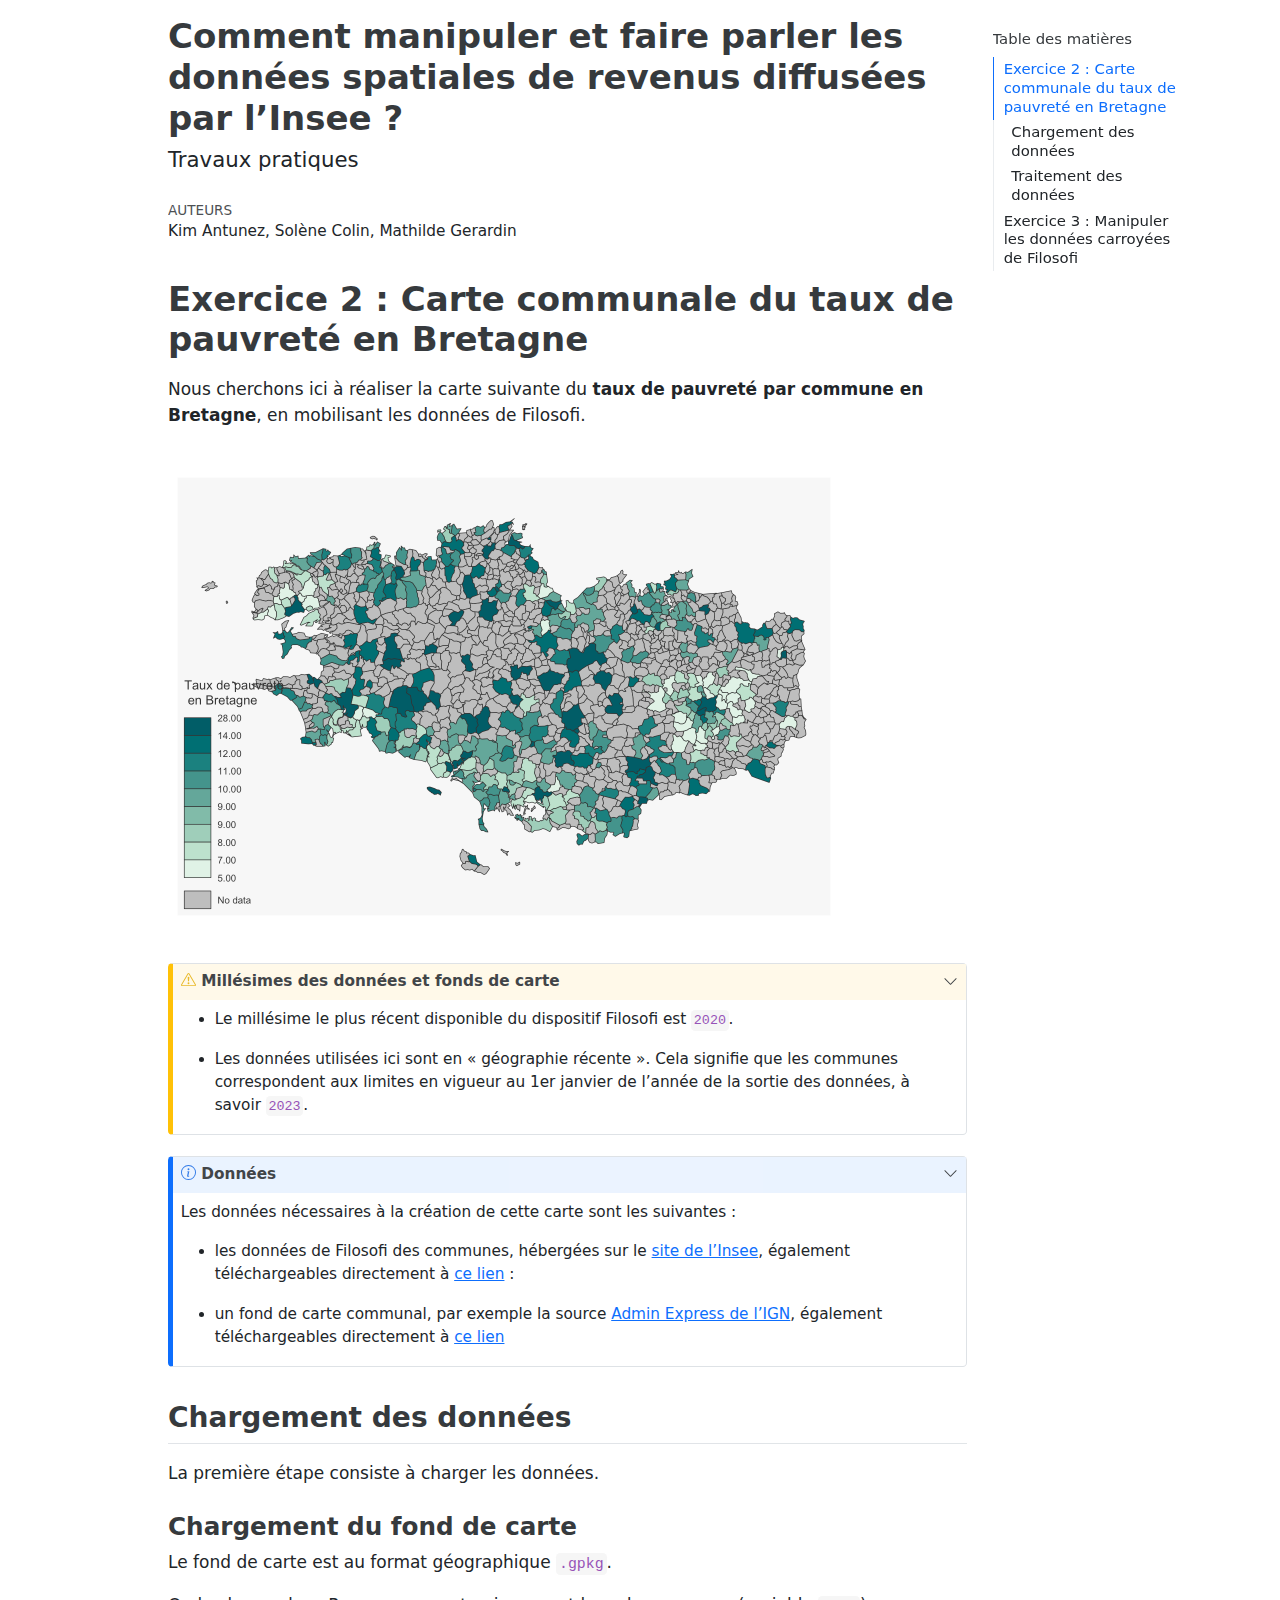
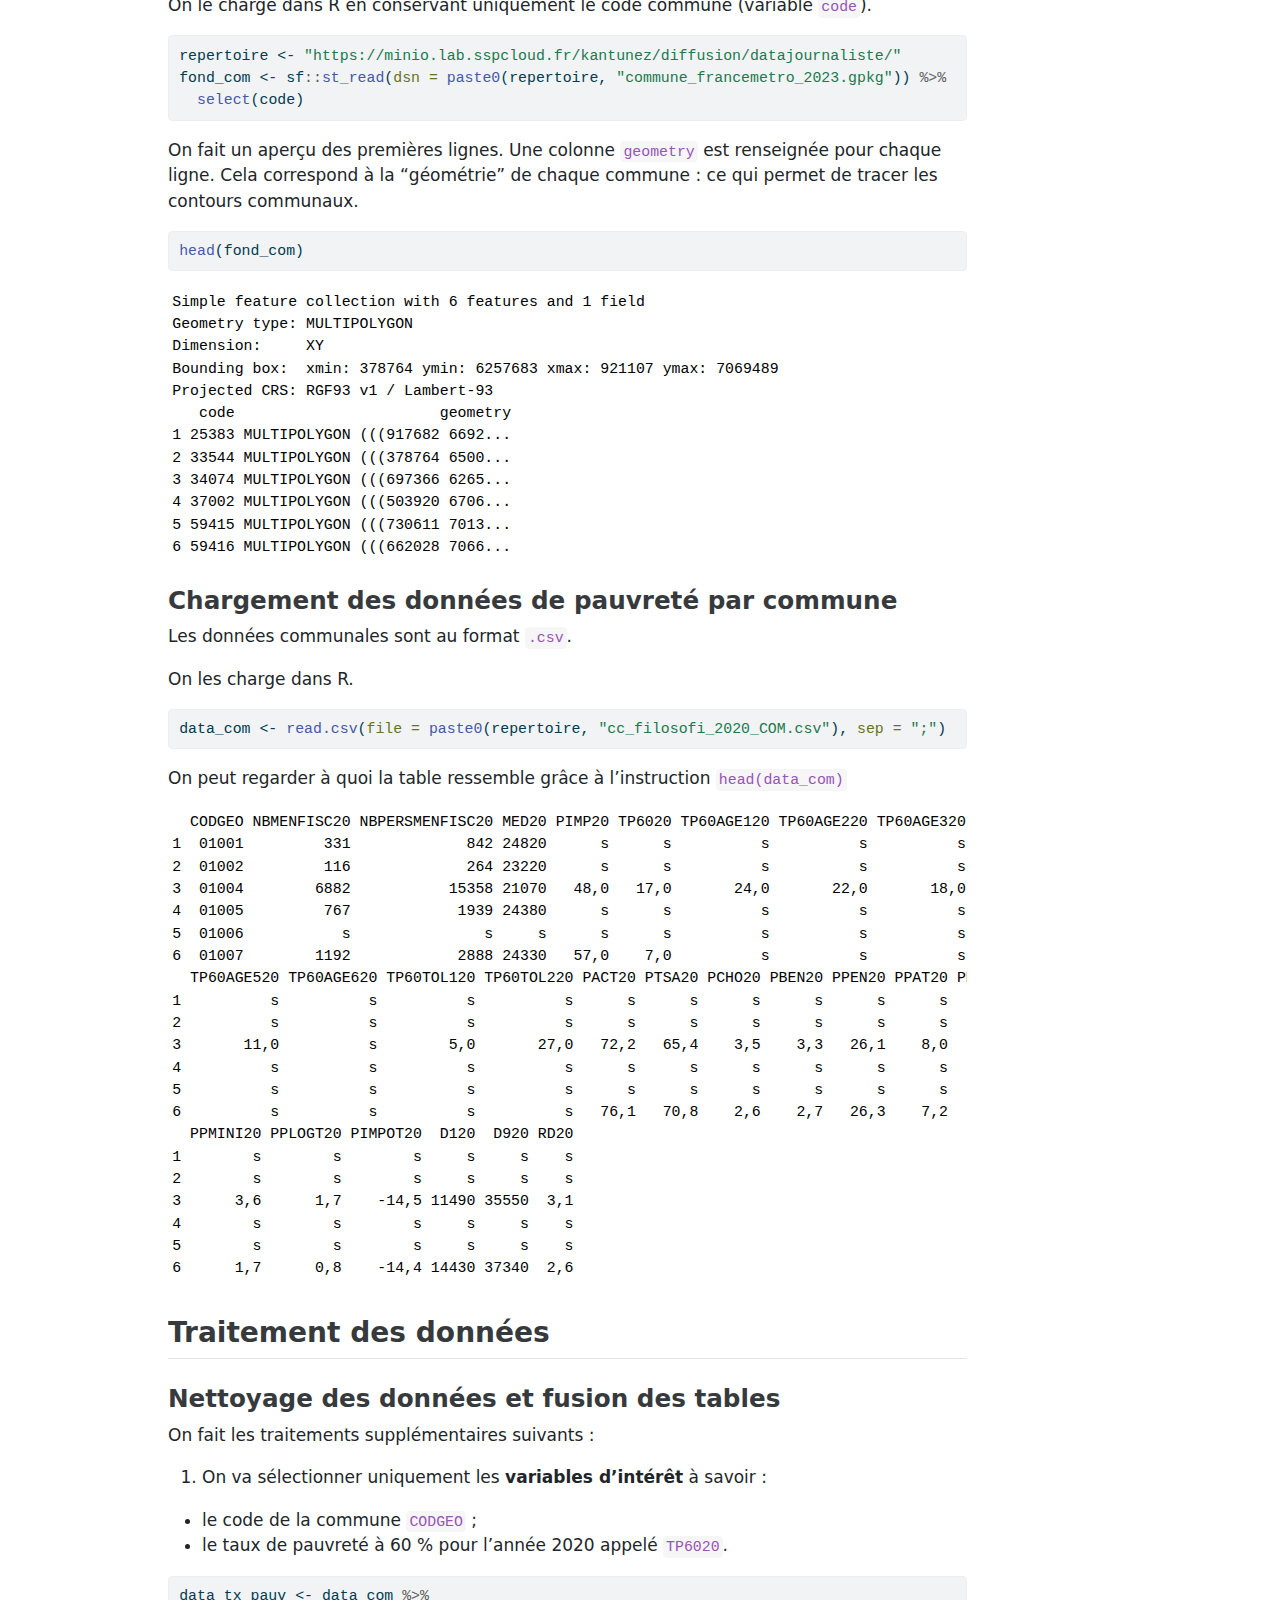
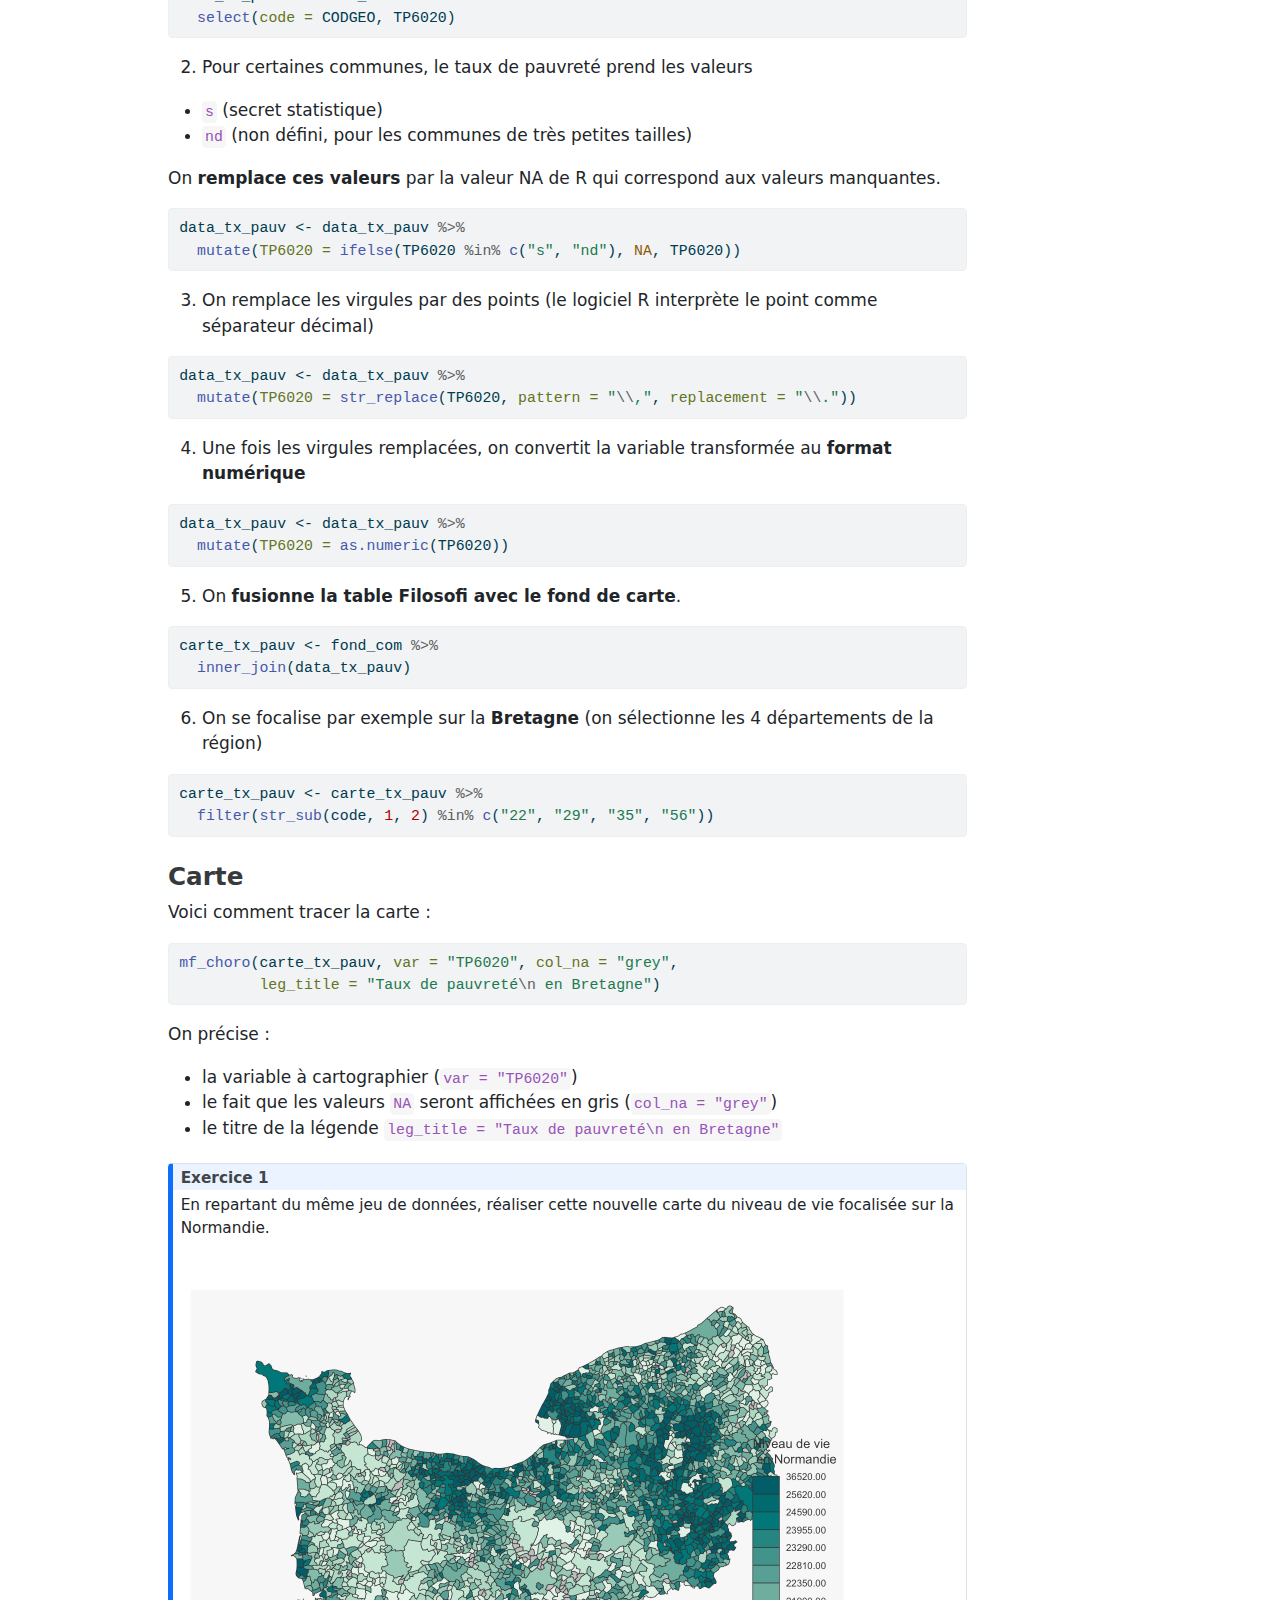
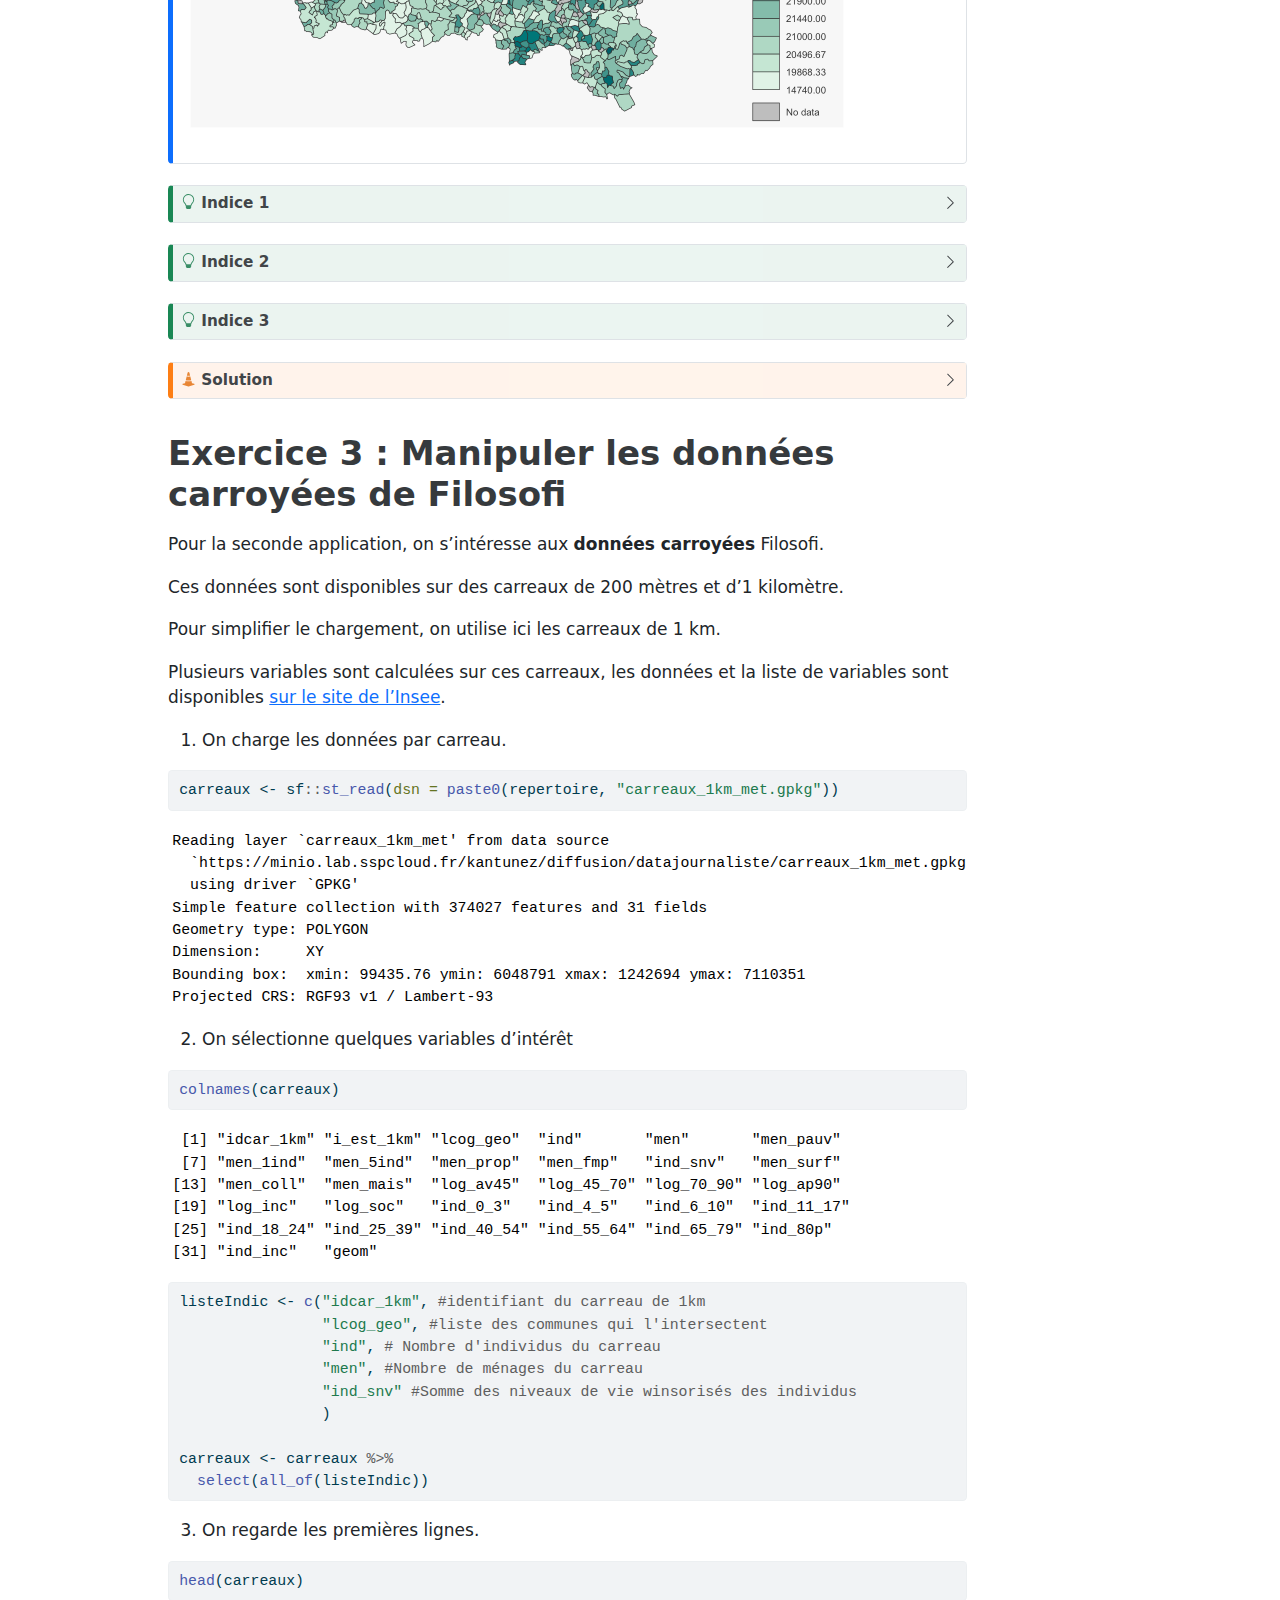
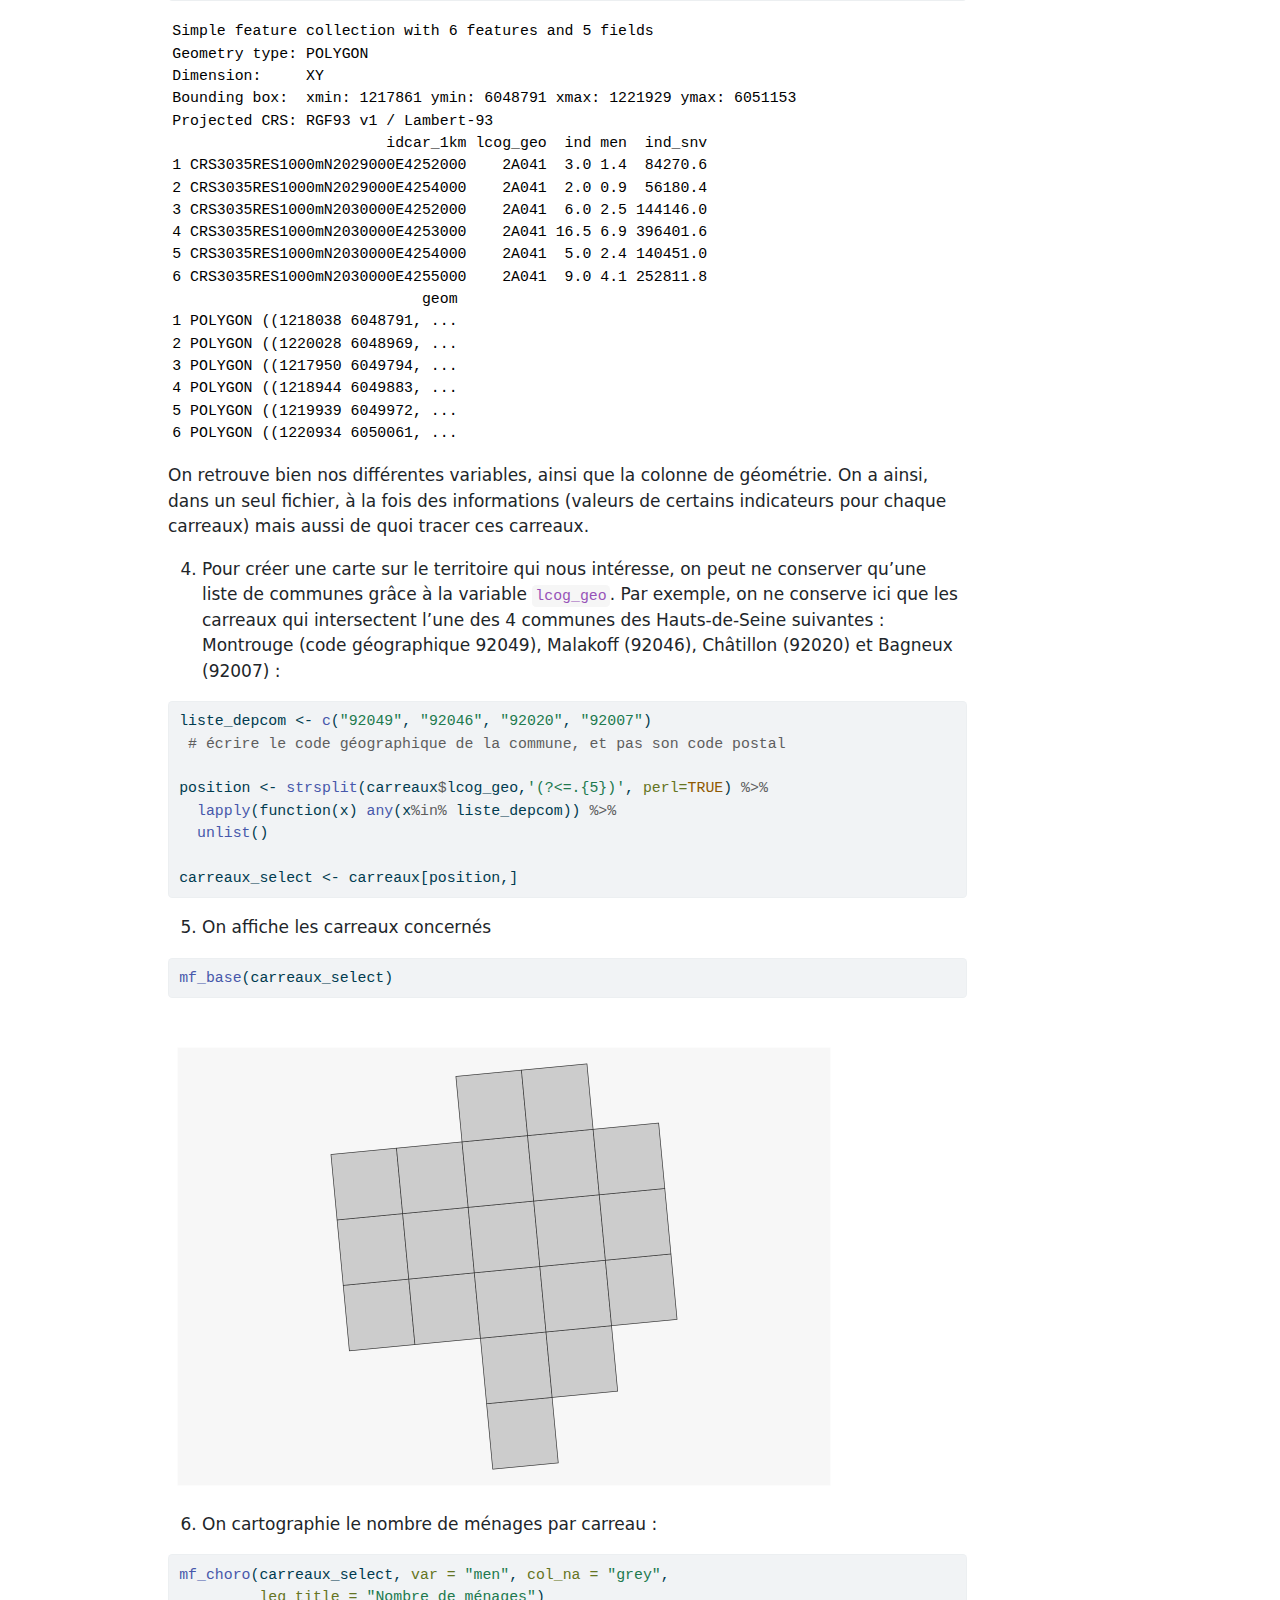
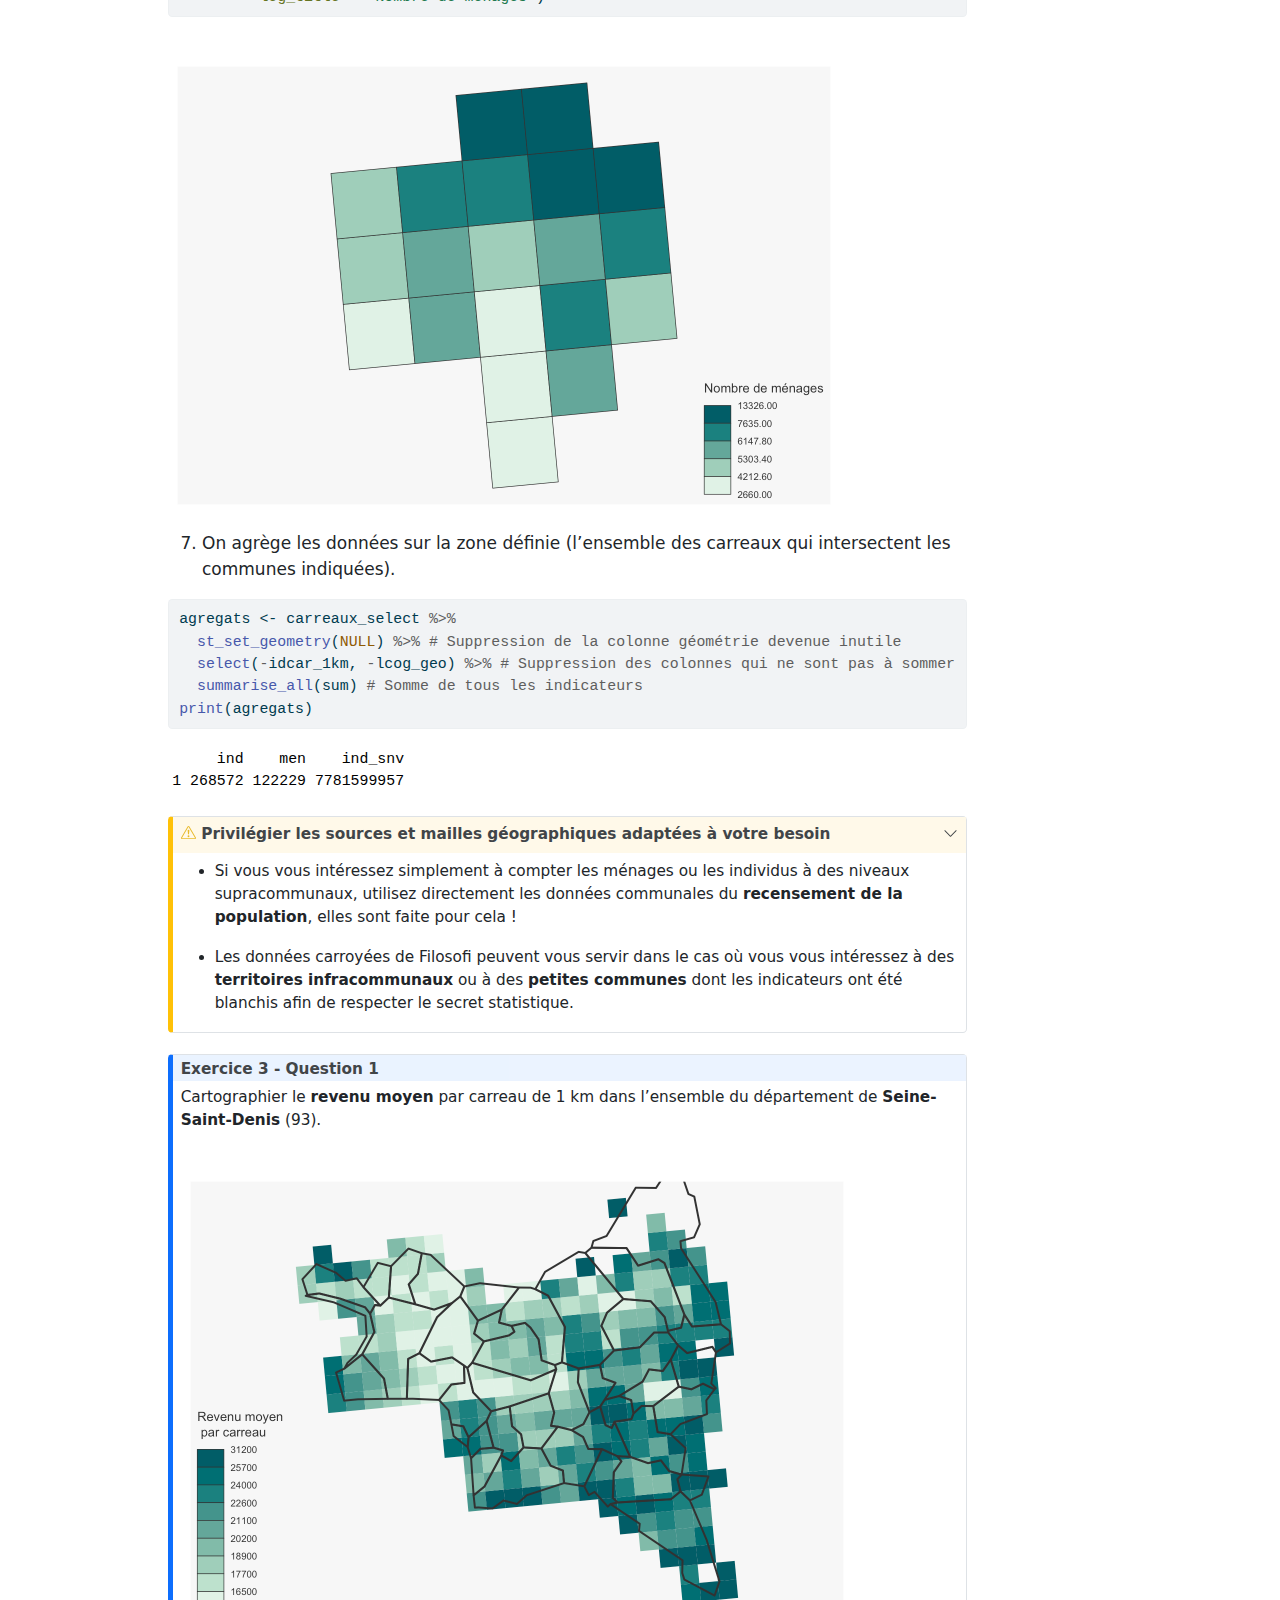
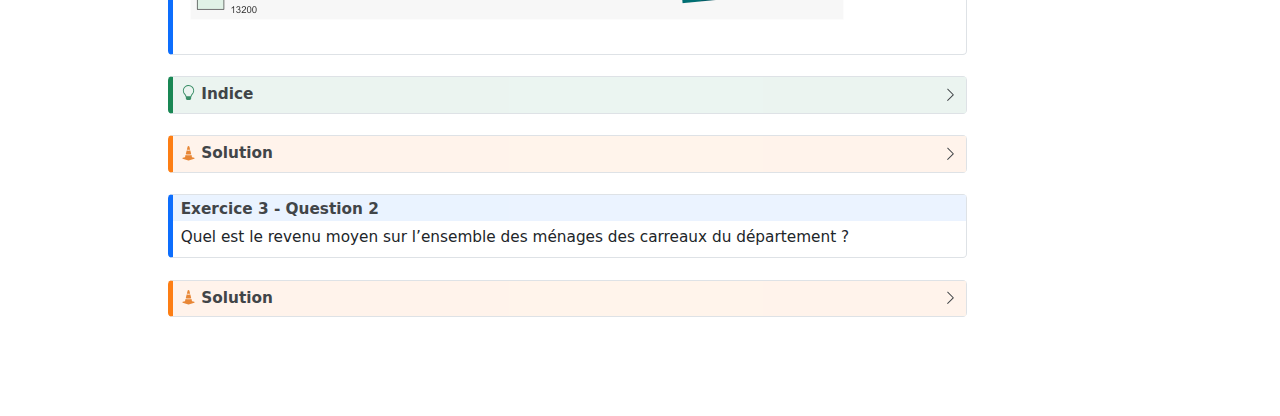
<file: travaux-pratiques/index.html>
<!DOCTYPE html>
<html xmlns="http://www.w3.org/1999/xhtml" lang="fr" xml:lang="fr"><head>

<meta charset="utf-8">
<meta name="generator" content="quarto-1.3.450">

<meta name="viewport" content="width=device-width, initial-scale=1.0, user-scalable=yes">

<meta name="author" content="Kim Antunez, Solène Colin, Mathilde Gerardin">

<title>Comment manipuler et faire parler les données spatiales de revenus diffusées par l’Insee ?</title>
<style>
code{white-space: pre-wrap;}
span.smallcaps{font-variant: small-caps;}
div.columns{display: flex; gap: min(4vw, 1.5em);}
div.column{flex: auto; overflow-x: auto;}
div.hanging-indent{margin-left: 1.5em; text-indent: -1.5em;}
ul.task-list{list-style: none;}
ul.task-list li input[type="checkbox"] {
  width: 0.8em;
  margin: 0 0.8em 0.2em -1em; /* quarto-specific, see https://github.com/quarto-dev/quarto-cli/issues/4556 */ 
  vertical-align: middle;
}
/* CSS for syntax highlighting */
pre > code.sourceCode { white-space: pre; position: relative; }
pre > code.sourceCode > span { display: inline-block; line-height: 1.25; }
pre > code.sourceCode > span:empty { height: 1.2em; }
.sourceCode { overflow: visible; }
code.sourceCode > span { color: inherit; text-decoration: inherit; }
div.sourceCode { margin: 1em 0; }
pre.sourceCode { margin: 0; }
@media screen {
div.sourceCode { overflow: auto; }
}
@media print {
pre > code.sourceCode { white-space: pre-wrap; }
pre > code.sourceCode > span { text-indent: -5em; padding-left: 5em; }
}
pre.numberSource code
  { counter-reset: source-line 0; }
pre.numberSource code > span
  { position: relative; left: -4em; counter-increment: source-line; }
pre.numberSource code > span > a:first-child::before
  { content: counter(source-line);
    position: relative; left: -1em; text-align: right; vertical-align: baseline;
    border: none; display: inline-block;
    -webkit-touch-callout: none; -webkit-user-select: none;
    -khtml-user-select: none; -moz-user-select: none;
    -ms-user-select: none; user-select: none;
    padding: 0 4px; width: 4em;
  }
pre.numberSource { margin-left: 3em;  padding-left: 4px; }
div.sourceCode
  {   }
@media screen {
pre > code.sourceCode > span > a:first-child::before { text-decoration: underline; }
}
</style>


<script src="index_files/libs/clipboard/clipboard.min.js"></script>
<script src="index_files/libs/quarto-html/quarto.js"></script>
<script src="index_files/libs/quarto-html/popper.min.js"></script>
<script src="index_files/libs/quarto-html/tippy.umd.min.js"></script>
<script src="index_files/libs/quarto-html/anchor.min.js"></script>
<link href="index_files/libs/quarto-html/tippy.css" rel="stylesheet">
<link href="index_files/libs/quarto-html/quarto-syntax-highlighting.css" rel="stylesheet" id="quarto-text-highlighting-styles">
<script src="index_files/libs/bootstrap/bootstrap.min.js"></script>
<link href="index_files/libs/bootstrap/bootstrap-icons.css" rel="stylesheet">
<link href="index_files/libs/bootstrap/bootstrap.min.css" rel="stylesheet" id="quarto-bootstrap" data-mode="light">


</head>

<body>

<div id="quarto-content" class="page-columns page-rows-contents page-layout-article">
<div id="quarto-margin-sidebar" class="sidebar margin-sidebar">
  <nav id="TOC" role="doc-toc" class="toc-active">
    <h2 id="toc-title">Table des matières</h2>
   
  <ul class="collapse">
  <li><a href="#exercice-2-carte-communale-du-taux-de-pauvreté-en-bretagne" id="toc-exercice-2-carte-communale-du-taux-de-pauvreté-en-bretagne" class="nav-link active" data-scroll-target="#exercice-2-carte-communale-du-taux-de-pauvreté-en-bretagne">Exercice 2 : Carte communale du taux de pauvreté en Bretagne</a>
  <ul class="collapse">
  <li><a href="#chargement-des-données" id="toc-chargement-des-données" class="nav-link" data-scroll-target="#chargement-des-données">Chargement des données</a></li>
  <li><a href="#traitement-des-données" id="toc-traitement-des-données" class="nav-link" data-scroll-target="#traitement-des-données">Traitement des données</a></li>
  </ul></li>
  <li><a href="#exercice-3-manipuler-les-données-carroyées-de-filosofi" id="toc-exercice-3-manipuler-les-données-carroyées-de-filosofi" class="nav-link" data-scroll-target="#exercice-3-manipuler-les-données-carroyées-de-filosofi">Exercice 3 : Manipuler les données carroyées de Filosofi</a></li>
  </ul>
</nav>
</div>
<main class="content" id="quarto-document-content">

<header id="title-block-header" class="quarto-title-block default">
<div class="quarto-title">
<h1 class="title">Comment manipuler et faire parler les données spatiales de revenus diffusées par l’Insee ?</h1>
<p class="subtitle lead">Travaux pratiques</p>
</div>



<div class="quarto-title-meta">

    <div>
    <div class="quarto-title-meta-heading">Auteurs</div>
    <div class="quarto-title-meta-contents">
             <p>Kim Antunez, Solène Colin, Mathilde Gerardin </p>
          </div>
  </div>
    
  
    
  </div>
  

</header>

<section id="exercice-2-carte-communale-du-taux-de-pauvreté-en-bretagne" class="level1">
<h1>Exercice 2 : Carte communale du taux de pauvreté en Bretagne</h1>
<!-- Chargement des data -->
<!-- Tidy data -->
<p>Nous cherchons ici à réaliser la carte suivante du <strong>taux de pauvreté par commune en Bretagne</strong>, en mobilisant les données de Filosofi.</p>
<!-- Carto -->
<div class="cell">
<div class="cell-output-display">
<p><img src="index_files/figure-html/carte_taux_pauv-1.png" class="img-fluid" width="672"></p>
</div>
</div>
<div class="callout callout-style-default callout-warning callout-titled">
<div class="callout-header d-flex align-content-center" data-bs-toggle="collapse" data-bs-target=".callout-1-contents" aria-controls="callout-1" aria-expanded="true" aria-label="Toggle callout">
<div class="callout-icon-container">
<i class="callout-icon"></i>
</div>
<div class="callout-title-container flex-fill">
Millésimes des données et fonds de carte
</div>
<div class="callout-btn-toggle d-inline-block border-0 py-1 ps-1 pe-0 float-end"><i class="callout-toggle"></i></div>
</div>
<div id="callout-1" class="callout-1-contents callout-collapse collapse show">
<div class="callout-body-container callout-body">
<ul>
<li><p>Le millésime le plus récent disponible du dispositif Filosofi est <code>2020</code>.</p></li>
<li><p>Les données utilisées ici sont en « géographie récente ». Cela signifie que les communes correspondent aux limites en vigueur au 1er janvier de l’année de la sortie des données, à savoir <code>2023</code>.</p></li>
</ul>
</div>
</div>
</div>
<div class="callout callout-style-default callout-note callout-titled">
<div class="callout-header d-flex align-content-center" data-bs-toggle="collapse" data-bs-target=".callout-2-contents" aria-controls="callout-2" aria-expanded="true" aria-label="Toggle callout">
<div class="callout-icon-container">
<i class="callout-icon"></i>
</div>
<div class="callout-title-container flex-fill">
Données
</div>
<div class="callout-btn-toggle d-inline-block border-0 py-1 ps-1 pe-0 float-end"><i class="callout-toggle"></i></div>
</div>
<div id="callout-2" class="callout-2-contents callout-collapse collapse show">
<div class="callout-body-container callout-body">
<p>Les données nécessaires à la création de cette carte sont les suivantes :</p>
<ul>
<li><p>les données de Filosofi des communes, hébergées sur le <a href="https://www.insee.fr/fr/statistiques/6692392?sommaire=6692394">site de l’Insee</a>, également téléchargeables directement à <a href="https://minio.lab.sspcloud.fr/kantunez/diffusion/datajournaliste/cc_filosofi_2020_COM.csv">ce lien</a> :</p></li>
<li><p>un fond de carte communal, par exemple la source <a href="https://geoservices.ign.fr/adminexpress">Admin Express de l’IGN</a>, également téléchargeables directement à <a href="https://minio.lab.sspcloud.fr/kantunez/diffusion/datajournaliste/commune_francemetro_2023.gpkg">ce lien</a></p></li>
</ul>
</div>
</div>
</div>
<section id="chargement-des-données" class="level2">
<h2 class="anchored" data-anchor-id="chargement-des-données">Chargement des données</h2>
<p>La première étape consiste à charger les données.</p>
<section id="chargement-du-fond-de-carte" class="level3">
<h3 class="anchored" data-anchor-id="chargement-du-fond-de-carte">Chargement du fond de carte</h3>
<p>Le fond de carte est au format géographique <code>.gpkg</code>.</p>
<p>On le charge dans R en conservant uniquement le code commune (variable <code>code</code>).</p>
<div class="cell">
<div class="sourceCode cell-code" id="cb1"><pre class="sourceCode r code-with-copy"><code class="sourceCode r"><span id="cb1-1"><a href="#cb1-1" aria-hidden="true" tabindex="-1"></a>repertoire <span class="ot">&lt;-</span> <span class="st">"https://minio.lab.sspcloud.fr/kantunez/diffusion/datajournaliste/"</span></span>
<span id="cb1-2"><a href="#cb1-2" aria-hidden="true" tabindex="-1"></a>fond_com <span class="ot">&lt;-</span> sf<span class="sc">::</span><span class="fu">st_read</span>(<span class="at">dsn =</span> <span class="fu">paste0</span>(repertoire, <span class="st">"commune_francemetro_2023.gpkg"</span>)) <span class="sc">%&gt;%</span></span>
<span id="cb1-3"><a href="#cb1-3" aria-hidden="true" tabindex="-1"></a>  <span class="fu">select</span>(code)</span></code><button title="Copier vers le presse-papier" class="code-copy-button"><i class="bi"></i></button></pre></div>
</div>
<p>On fait un aperçu des premières lignes. Une colonne <code>geometry</code> est renseignée pour chaque ligne. Cela correspond à la “géométrie” de chaque commune : ce qui permet de tracer les contours communaux.</p>
<div class="cell">
<div class="sourceCode cell-code" id="cb2"><pre class="sourceCode r code-with-copy"><code class="sourceCode r"><span id="cb2-1"><a href="#cb2-1" aria-hidden="true" tabindex="-1"></a><span class="fu">head</span>(fond_com)</span></code><button title="Copier vers le presse-papier" class="code-copy-button"><i class="bi"></i></button></pre></div>
<div class="cell-output cell-output-stdout">
<pre><code>Simple feature collection with 6 features and 1 field
Geometry type: MULTIPOLYGON
Dimension:     XY
Bounding box:  xmin: 378764 ymin: 6257683 xmax: 921107 ymax: 7069489
Projected CRS: RGF93 v1 / Lambert-93
   code                       geometry
1 25383 MULTIPOLYGON (((917682 6692...
2 33544 MULTIPOLYGON (((378764 6500...
3 34074 MULTIPOLYGON (((697366 6265...
4 37002 MULTIPOLYGON (((503920 6706...
5 59415 MULTIPOLYGON (((730611 7013...
6 59416 MULTIPOLYGON (((662028 7066...</code></pre>
</div>
</div>
</section>
<section id="chargement-des-données-de-pauvreté-par-commune" class="level3">
<h3 class="anchored" data-anchor-id="chargement-des-données-de-pauvreté-par-commune">Chargement des données de pauvreté par commune</h3>
<p>Les données communales sont au format <code>.csv</code>.</p>
<p>On les charge dans R.</p>
<div class="cell">
<div class="sourceCode cell-code" id="cb4"><pre class="sourceCode r code-with-copy"><code class="sourceCode r"><span id="cb4-1"><a href="#cb4-1" aria-hidden="true" tabindex="-1"></a>data_com <span class="ot">&lt;-</span> <span class="fu">read.csv</span>(<span class="at">file =</span> <span class="fu">paste0</span>(repertoire, <span class="st">"cc_filosofi_2020_COM.csv"</span>), <span class="at">sep =</span> <span class="st">";"</span>)</span></code><button title="Copier vers le presse-papier" class="code-copy-button"><i class="bi"></i></button></pre></div>
</div>
<p>On peut regarder à quoi la table ressemble grâce à l’instruction <code>head(data_com)</code></p>
<pre><code>  CODGEO NBMENFISC20 NBPERSMENFISC20 MED20 PIMP20 TP6020 TP60AGE120 TP60AGE220 TP60AGE320 TP60AGE420
1  01001         331             842 24820      s      s          s          s          s          s
2  01002         116             264 23220      s      s          s          s          s          s
3  01004        6882           15358 21070   48,0   17,0       24,0       22,0       18,0       16,0
4  01005         767            1939 24380      s      s          s          s          s          s
5  01006           s               s     s      s      s          s          s          s          s
6  01007        1192            2888 24330   57,0    7,0          s          s          s          s
  TP60AGE520 TP60AGE620 TP60TOL120 TP60TOL220 PACT20 PTSA20 PCHO20 PBEN20 PPEN20 PPAT20 PPSOC20 PPFAM20
1          s          s          s          s      s      s      s      s      s      s       s       s
2          s          s          s          s      s      s      s      s      s      s       s       s
3       11,0          s        5,0       27,0   72,2   65,4    3,5    3,3   26,1    8,0     8,2     2,9
4          s          s          s          s      s      s      s      s      s      s       s       s
5          s          s          s          s      s      s      s      s      s      s       s       s
6          s          s          s          s   76,1   70,8    2,6    2,7   26,3    7,2     4,8     2,3
  PPMINI20 PPLOGT20 PIMPOT20  D120  D920 RD20
1        s        s        s     s     s    s
2        s        s        s     s     s    s
3      3,6      1,7    -14,5 11490 35550  3,1
4        s        s        s     s     s    s
5        s        s        s     s     s    s
6      1,7      0,8    -14,4 14430 37340  2,6</code></pre>
</section>
</section>
<section id="traitement-des-données" class="level2">
<h2 class="anchored" data-anchor-id="traitement-des-données">Traitement des données</h2>
<section id="nettoyage-des-données-et-fusion-des-tables" class="level3">
<h3 class="anchored" data-anchor-id="nettoyage-des-données-et-fusion-des-tables">Nettoyage des données et fusion des tables</h3>
<p>On fait les traitements supplémentaires suivants :</p>
<ol type="1">
<li>On va sélectionner uniquement les <strong>variables d’intérêt</strong> à savoir :</li>
</ol>
<ul>
<li>le code de la commune <code>CODGEO</code> ;</li>
<li>le taux de pauvreté à 60 % pour l’année 2020 appelé <code>TP6020</code>.</li>
</ul>
<div class="cell">
<div class="sourceCode cell-code" id="cb6"><pre class="sourceCode r code-with-copy"><code class="sourceCode r"><span id="cb6-1"><a href="#cb6-1" aria-hidden="true" tabindex="-1"></a>data_tx_pauv <span class="ot">&lt;-</span> data_com <span class="sc">%&gt;%</span></span>
<span id="cb6-2"><a href="#cb6-2" aria-hidden="true" tabindex="-1"></a>  <span class="fu">select</span>(<span class="at">code =</span> CODGEO, TP6020)</span></code><button title="Copier vers le presse-papier" class="code-copy-button"><i class="bi"></i></button></pre></div>
</div>
<ol start="2" type="1">
<li>Pour certaines communes, le taux de pauvreté prend les valeurs</li>
</ol>
<ul>
<li><code>s</code> (secret statistique)</li>
<li><code>nd</code> (non défini, pour les communes de très petites tailles)</li>
</ul>
<p>On <strong>remplace ces valeurs</strong> par la valeur NA de R qui correspond aux valeurs manquantes.</p>
<div class="cell">
<div class="sourceCode cell-code" id="cb7"><pre class="sourceCode r code-with-copy"><code class="sourceCode r"><span id="cb7-1"><a href="#cb7-1" aria-hidden="true" tabindex="-1"></a>data_tx_pauv <span class="ot">&lt;-</span> data_tx_pauv <span class="sc">%&gt;%</span></span>
<span id="cb7-2"><a href="#cb7-2" aria-hidden="true" tabindex="-1"></a>  <span class="fu">mutate</span>(<span class="at">TP6020 =</span> <span class="fu">ifelse</span>(TP6020 <span class="sc">%in%</span> <span class="fu">c</span>(<span class="st">"s"</span>, <span class="st">"nd"</span>), <span class="cn">NA</span>, TP6020))</span></code><button title="Copier vers le presse-papier" class="code-copy-button"><i class="bi"></i></button></pre></div>
</div>
<ol start="3" type="1">
<li>On remplace les virgules par des points (le logiciel R interprète le point comme séparateur décimal)</li>
</ol>
<div class="cell">
<div class="sourceCode cell-code" id="cb8"><pre class="sourceCode r code-with-copy"><code class="sourceCode r"><span id="cb8-1"><a href="#cb8-1" aria-hidden="true" tabindex="-1"></a>data_tx_pauv <span class="ot">&lt;-</span> data_tx_pauv <span class="sc">%&gt;%</span></span>
<span id="cb8-2"><a href="#cb8-2" aria-hidden="true" tabindex="-1"></a>  <span class="fu">mutate</span>(<span class="at">TP6020 =</span> <span class="fu">str_replace</span>(TP6020, <span class="at">pattern =</span> <span class="st">"</span><span class="sc">\\</span><span class="st">,"</span>, <span class="at">replacement =</span> <span class="st">"</span><span class="sc">\\</span><span class="st">."</span>))</span></code><button title="Copier vers le presse-papier" class="code-copy-button"><i class="bi"></i></button></pre></div>
</div>
<ol start="4" type="1">
<li>Une fois les virgules remplacées, on convertit la variable transformée au <strong>format numérique</strong></li>
</ol>
<div class="cell">
<div class="sourceCode cell-code" id="cb9"><pre class="sourceCode r code-with-copy"><code class="sourceCode r"><span id="cb9-1"><a href="#cb9-1" aria-hidden="true" tabindex="-1"></a>data_tx_pauv <span class="ot">&lt;-</span> data_tx_pauv <span class="sc">%&gt;%</span></span>
<span id="cb9-2"><a href="#cb9-2" aria-hidden="true" tabindex="-1"></a>  <span class="fu">mutate</span>(<span class="at">TP6020 =</span> <span class="fu">as.numeric</span>(TP6020))</span></code><button title="Copier vers le presse-papier" class="code-copy-button"><i class="bi"></i></button></pre></div>
</div>
<ol start="5" type="1">
<li>On <strong>fusionne la table Filosofi avec le fond de carte</strong>.</li>
</ol>
<div class="cell">
<div class="sourceCode cell-code" id="cb10"><pre class="sourceCode r code-with-copy"><code class="sourceCode r"><span id="cb10-1"><a href="#cb10-1" aria-hidden="true" tabindex="-1"></a>carte_tx_pauv <span class="ot">&lt;-</span> fond_com <span class="sc">%&gt;%</span> </span>
<span id="cb10-2"><a href="#cb10-2" aria-hidden="true" tabindex="-1"></a>  <span class="fu">inner_join</span>(data_tx_pauv)</span></code><button title="Copier vers le presse-papier" class="code-copy-button"><i class="bi"></i></button></pre></div>
</div>
<ol start="6" type="1">
<li>On se focalise par exemple sur la <strong>Bretagne</strong> (on sélectionne les 4 départements de la région)</li>
</ol>
<div class="cell">
<div class="sourceCode cell-code" id="cb11"><pre class="sourceCode r code-with-copy"><code class="sourceCode r"><span id="cb11-1"><a href="#cb11-1" aria-hidden="true" tabindex="-1"></a>carte_tx_pauv <span class="ot">&lt;-</span> carte_tx_pauv <span class="sc">%&gt;%</span> </span>
<span id="cb11-2"><a href="#cb11-2" aria-hidden="true" tabindex="-1"></a>  <span class="fu">filter</span>(<span class="fu">str_sub</span>(code, <span class="dv">1</span>, <span class="dv">2</span>) <span class="sc">%in%</span> <span class="fu">c</span>(<span class="st">"22"</span>, <span class="st">"29"</span>, <span class="st">"35"</span>, <span class="st">"56"</span>))</span></code><button title="Copier vers le presse-papier" class="code-copy-button"><i class="bi"></i></button></pre></div>
</div>
</section>
<section id="carte" class="level3">
<h3 class="anchored" data-anchor-id="carte">Carte</h3>
<p>Voici comment tracer la carte :</p>
<div class="cell">
<div class="sourceCode cell-code" id="cb12"><pre class="sourceCode r code-with-copy"><code class="sourceCode r"><span id="cb12-1"><a href="#cb12-1" aria-hidden="true" tabindex="-1"></a><span class="fu">mf_choro</span>(carte_tx_pauv, <span class="at">var =</span> <span class="st">"TP6020"</span>, <span class="at">col_na =</span> <span class="st">"grey"</span>, </span>
<span id="cb12-2"><a href="#cb12-2" aria-hidden="true" tabindex="-1"></a>         <span class="at">leg_title =</span> <span class="st">"Taux de pauvreté</span><span class="sc">\n</span><span class="st"> en Bretagne"</span>)</span></code><button title="Copier vers le presse-papier" class="code-copy-button"><i class="bi"></i></button></pre></div>
</div>
<p>On précise :</p>
<ul>
<li>la variable à cartographier (<code>var = "TP6020"</code>)</li>
<li>le fait que les valeurs <code>NA</code> seront affichées en gris (<code>col_na = "grey"</code>)</li>
<li>le titre de la légende <code>leg_title = "Taux de pauvreté\n en Bretagne"</code></li>
</ul>
<div class="callout callout-style-default callout-note no-icon callout-titled">
<div class="callout-header d-flex align-content-center">
<div class="callout-icon-container">
<i class="callout-icon no-icon"></i>
</div>
<div class="callout-title-container flex-fill">
Exercice 1
</div>
</div>
<div class="callout-body-container callout-body">
<p>En repartant du même jeu de données, réaliser cette nouvelle carte du niveau de vie focalisée sur la Normandie.</p>
<div class="cell">
<div class="cell-output-display">
<p><img src="index_files/figure-html/carte_exo_1-1.png" class="img-fluid" width="672"></p>
</div>
</div>
</div>
</div>
<div class="callout callout-style-default callout-tip callout-titled">
<div class="callout-header d-flex align-content-center" data-bs-toggle="collapse" data-bs-target=".callout-4-contents" aria-controls="callout-4" aria-expanded="false" aria-label="Toggle callout">
<div class="callout-icon-container">
<i class="callout-icon"></i>
</div>
<div class="callout-title-container flex-fill">
Indice 1
</div>
<div class="callout-btn-toggle d-inline-block border-0 py-1 ps-1 pe-0 float-end"><i class="callout-toggle"></i></div>
</div>
<div id="callout-4" class="callout-4-contents callout-collapse collapse">
<div class="callout-body-container callout-body">
<p>Utilisez la variable <code>MED20</code>.</p>
</div>
</div>
</div>
<div class="callout callout-style-default callout-tip callout-titled">
<div class="callout-header d-flex align-content-center" data-bs-toggle="collapse" data-bs-target=".callout-5-contents" aria-controls="callout-5" aria-expanded="false" aria-label="Toggle callout">
<div class="callout-icon-container">
<i class="callout-icon"></i>
</div>
<div class="callout-title-container flex-fill">
Indice 2
</div>
<div class="callout-btn-toggle d-inline-block border-0 py-1 ps-1 pe-0 float-end"><i class="callout-toggle"></i></div>
</div>
<div id="callout-5" class="callout-5-contents callout-collapse collapse">
<div class="callout-body-container callout-body">
<p>Pensez à bien corriger la variable pour la transformer en variable numérique</p>
</div>
</div>
</div>
<div class="callout callout-style-default callout-tip callout-titled">
<div class="callout-header d-flex align-content-center" data-bs-toggle="collapse" data-bs-target=".callout-6-contents" aria-controls="callout-6" aria-expanded="false" aria-label="Toggle callout">
<div class="callout-icon-container">
<i class="callout-icon"></i>
</div>
<div class="callout-title-container flex-fill">
Indice 3
</div>
<div class="callout-btn-toggle d-inline-block border-0 py-1 ps-1 pe-0 float-end"><i class="callout-toggle"></i></div>
</div>
<div id="callout-6" class="callout-6-contents callout-collapse collapse">
<div class="callout-body-container callout-body">
<p>Les codes des départements Normands sont les suivants : 14, 27, 50, 61, 76.</p>
</div>
</div>
</div>
<div class="callout callout-style-default callout-caution callout-titled">
<div class="callout-header d-flex align-content-center" data-bs-toggle="collapse" data-bs-target=".callout-7-contents" aria-controls="callout-7" aria-expanded="false" aria-label="Toggle callout">
<div class="callout-icon-container">
<i class="callout-icon"></i>
</div>
<div class="callout-title-container flex-fill">
Solution
</div>
<div class="callout-btn-toggle d-inline-block border-0 py-1 ps-1 pe-0 float-end"><i class="callout-toggle"></i></div>
</div>
<div id="callout-7" class="callout-7-contents callout-collapse collapse">
<div class="callout-body-container callout-body">
<div class="cell">
<div class="sourceCode cell-code" id="cb13"><pre class="sourceCode r code-with-copy"><code class="sourceCode r"><span id="cb13-1"><a href="#cb13-1" aria-hidden="true" tabindex="-1"></a>data_niv_vie <span class="ot">&lt;-</span> data_com <span class="sc">%&gt;%</span></span>
<span id="cb13-2"><a href="#cb13-2" aria-hidden="true" tabindex="-1"></a>  <span class="fu">select</span>(<span class="at">code =</span> CODGEO, MED20) <span class="sc">%&gt;%</span> </span>
<span id="cb13-3"><a href="#cb13-3" aria-hidden="true" tabindex="-1"></a>  <span class="fu">mutate</span>(<span class="at">MED20 =</span> <span class="fu">ifelse</span>(MED20 <span class="sc">%in%</span> <span class="fu">c</span>(<span class="st">"s"</span>, <span class="st">"nd"</span>), <span class="cn">NA</span>, MED20),</span>
<span id="cb13-4"><a href="#cb13-4" aria-hidden="true" tabindex="-1"></a>         <span class="at">MED20 =</span> <span class="fu">as.numeric</span>(MED20)) </span>
<span id="cb13-5"><a href="#cb13-5" aria-hidden="true" tabindex="-1"></a>  </span>
<span id="cb13-6"><a href="#cb13-6" aria-hidden="true" tabindex="-1"></a>carte_niv_vie <span class="ot">&lt;-</span> fond_com <span class="sc">%&gt;%</span> </span>
<span id="cb13-7"><a href="#cb13-7" aria-hidden="true" tabindex="-1"></a>  <span class="fu">inner_join</span>(data_niv_vie) <span class="sc">%&gt;%</span> </span>
<span id="cb13-8"><a href="#cb13-8" aria-hidden="true" tabindex="-1"></a>  <span class="fu">filter</span>(<span class="fu">str_sub</span>(code, <span class="dv">1</span>, <span class="dv">2</span>) <span class="sc">%in%</span> <span class="fu">c</span>(<span class="st">"14"</span>, <span class="st">"27"</span>, <span class="st">"50"</span>, <span class="st">"61"</span>, <span class="st">"76"</span>))</span>
<span id="cb13-9"><a href="#cb13-9" aria-hidden="true" tabindex="-1"></a>  </span>
<span id="cb13-10"><a href="#cb13-10" aria-hidden="true" tabindex="-1"></a><span class="fu">mf_choro</span>(carte_niv_vie, <span class="at">var =</span> <span class="st">"MED20"</span>, <span class="at">col_na =</span> <span class="st">"grey"</span>,</span>
<span id="cb13-11"><a href="#cb13-11" aria-hidden="true" tabindex="-1"></a>         <span class="at">leg_title =</span> <span class="st">"Niveau de vie</span><span class="sc">\n</span><span class="st"> en Normandie"</span>)</span></code><button title="Copier vers le presse-papier" class="code-copy-button"><i class="bi"></i></button></pre></div>
</div>
</div>
</div>
</div>
</section>
</section>
</section>
<section id="exercice-3-manipuler-les-données-carroyées-de-filosofi" class="level1">
<h1>Exercice 3 : Manipuler les données carroyées de Filosofi</h1>
<p>Pour la seconde application, on s’intéresse aux <strong>données carroyées</strong> Filosofi.</p>
<p>Ces données sont disponibles sur des carreaux de 200 mètres et d’1 kilomètre.</p>
<p>Pour simplifier le chargement, on utilise ici les carreaux de 1 km.</p>
<p>Plusieurs variables sont calculées sur ces carreaux, les données et la liste de variables sont disponibles <a href="https://www.insee.fr/fr/statistiques/7655464?sommaire=7655515#dictionnaire">sur le site de l’Insee</a>.</p>
<ol type="1">
<li>On charge les données par carreau.</li>
</ol>
<div class="cell">
<div class="sourceCode cell-code" id="cb14"><pre class="sourceCode r code-with-copy"><code class="sourceCode r"><span id="cb14-1"><a href="#cb14-1" aria-hidden="true" tabindex="-1"></a>carreaux <span class="ot">&lt;-</span> sf<span class="sc">::</span><span class="fu">st_read</span>(<span class="at">dsn =</span> <span class="fu">paste0</span>(repertoire, <span class="st">"carreaux_1km_met.gpkg"</span>))</span></code><button title="Copier vers le presse-papier" class="code-copy-button"><i class="bi"></i></button></pre></div>
<div class="cell-output cell-output-stdout">
<pre><code>Reading layer `carreaux_1km_met' from data source 
  `https://minio.lab.sspcloud.fr/kantunez/diffusion/datajournaliste/carreaux_1km_met.gpkg' 
  using driver `GPKG'
Simple feature collection with 374027 features and 31 fields
Geometry type: POLYGON
Dimension:     XY
Bounding box:  xmin: 99435.76 ymin: 6048791 xmax: 1242694 ymax: 7110351
Projected CRS: RGF93 v1 / Lambert-93</code></pre>
</div>
</div>
<ol start="2" type="1">
<li>On sélectionne quelques variables d’intérêt</li>
</ol>
<div class="cell">
<div class="sourceCode cell-code" id="cb16"><pre class="sourceCode r code-with-copy"><code class="sourceCode r"><span id="cb16-1"><a href="#cb16-1" aria-hidden="true" tabindex="-1"></a><span class="fu">colnames</span>(carreaux)</span></code><button title="Copier vers le presse-papier" class="code-copy-button"><i class="bi"></i></button></pre></div>
<div class="cell-output cell-output-stdout">
<pre><code> [1] "idcar_1km" "i_est_1km" "lcog_geo"  "ind"       "men"       "men_pauv" 
 [7] "men_1ind"  "men_5ind"  "men_prop"  "men_fmp"   "ind_snv"   "men_surf" 
[13] "men_coll"  "men_mais"  "log_av45"  "log_45_70" "log_70_90" "log_ap90" 
[19] "log_inc"   "log_soc"   "ind_0_3"   "ind_4_5"   "ind_6_10"  "ind_11_17"
[25] "ind_18_24" "ind_25_39" "ind_40_54" "ind_55_64" "ind_65_79" "ind_80p"  
[31] "ind_inc"   "geom"     </code></pre>
</div>
<div class="sourceCode cell-code" id="cb18"><pre class="sourceCode r code-with-copy"><code class="sourceCode r"><span id="cb18-1"><a href="#cb18-1" aria-hidden="true" tabindex="-1"></a>listeIndic <span class="ot">&lt;-</span> <span class="fu">c</span>(<span class="st">"idcar_1km"</span>, <span class="co">#identifiant du carreau de 1km</span></span>
<span id="cb18-2"><a href="#cb18-2" aria-hidden="true" tabindex="-1"></a>                <span class="st">"lcog_geo"</span>, <span class="co">#liste des communes qui l'intersectent</span></span>
<span id="cb18-3"><a href="#cb18-3" aria-hidden="true" tabindex="-1"></a>                <span class="st">"ind"</span>, <span class="co"># Nombre d'individus du carreau</span></span>
<span id="cb18-4"><a href="#cb18-4" aria-hidden="true" tabindex="-1"></a>                <span class="st">"men"</span>, <span class="co">#Nombre de ménages du carreau</span></span>
<span id="cb18-5"><a href="#cb18-5" aria-hidden="true" tabindex="-1"></a>                <span class="st">"ind_snv"</span> <span class="co">#Somme des niveaux de vie winsorisés des individus </span></span>
<span id="cb18-6"><a href="#cb18-6" aria-hidden="true" tabindex="-1"></a>                )</span>
<span id="cb18-7"><a href="#cb18-7" aria-hidden="true" tabindex="-1"></a></span>
<span id="cb18-8"><a href="#cb18-8" aria-hidden="true" tabindex="-1"></a>carreaux <span class="ot">&lt;-</span> carreaux <span class="sc">%&gt;%</span> </span>
<span id="cb18-9"><a href="#cb18-9" aria-hidden="true" tabindex="-1"></a>  <span class="fu">select</span>(<span class="fu">all_of</span>(listeIndic))</span></code><button title="Copier vers le presse-papier" class="code-copy-button"><i class="bi"></i></button></pre></div>
</div>
<ol start="3" type="1">
<li>On regarde les premières lignes.</li>
</ol>
<div class="cell">
<div class="sourceCode cell-code" id="cb19"><pre class="sourceCode r code-with-copy"><code class="sourceCode r"><span id="cb19-1"><a href="#cb19-1" aria-hidden="true" tabindex="-1"></a><span class="fu">head</span>(carreaux)</span></code><button title="Copier vers le presse-papier" class="code-copy-button"><i class="bi"></i></button></pre></div>
<div class="cell-output cell-output-stdout">
<pre><code>Simple feature collection with 6 features and 5 fields
Geometry type: POLYGON
Dimension:     XY
Bounding box:  xmin: 1217861 ymin: 6048791 xmax: 1221929 ymax: 6051153
Projected CRS: RGF93 v1 / Lambert-93
                        idcar_1km lcog_geo  ind men  ind_snv
1 CRS3035RES1000mN2029000E4252000    2A041  3.0 1.4  84270.6
2 CRS3035RES1000mN2029000E4254000    2A041  2.0 0.9  56180.4
3 CRS3035RES1000mN2030000E4252000    2A041  6.0 2.5 144146.0
4 CRS3035RES1000mN2030000E4253000    2A041 16.5 6.9 396401.6
5 CRS3035RES1000mN2030000E4254000    2A041  5.0 2.4 140451.0
6 CRS3035RES1000mN2030000E4255000    2A041  9.0 4.1 252811.8
                            geom
1 POLYGON ((1218038 6048791, ...
2 POLYGON ((1220028 6048969, ...
3 POLYGON ((1217950 6049794, ...
4 POLYGON ((1218944 6049883, ...
5 POLYGON ((1219939 6049972, ...
6 POLYGON ((1220934 6050061, ...</code></pre>
</div>
</div>
<p>On retrouve bien nos différentes variables, ainsi que la colonne de géométrie. On a ainsi, dans un seul fichier, à la fois des informations (valeurs de certains indicateurs pour chaque carreaux) mais aussi de quoi tracer ces carreaux.</p>
<ol start="4" type="1">
<li>Pour créer une carte sur le territoire qui nous intéresse, on peut ne conserver qu’une liste de communes grâce à la variable <code>lcog_geo</code>. Par exemple, on ne conserve ici que les carreaux qui intersectent l’une des 4 communes des Hauts-de-Seine suivantes : Montrouge (code géographique 92049), Malakoff (92046), Châtillon (92020) et Bagneux (92007) :</li>
</ol>
<div class="cell">
<div class="sourceCode cell-code" id="cb21"><pre class="sourceCode r code-with-copy"><code class="sourceCode r"><span id="cb21-1"><a href="#cb21-1" aria-hidden="true" tabindex="-1"></a>liste_depcom <span class="ot">&lt;-</span> <span class="fu">c</span>(<span class="st">"92049"</span>, <span class="st">"92046"</span>, <span class="st">"92020"</span>, <span class="st">"92007"</span>)</span>
<span id="cb21-2"><a href="#cb21-2" aria-hidden="true" tabindex="-1"></a> <span class="co"># écrire le code géographique de la commune, et pas son code postal</span></span>
<span id="cb21-3"><a href="#cb21-3" aria-hidden="true" tabindex="-1"></a></span>
<span id="cb21-4"><a href="#cb21-4" aria-hidden="true" tabindex="-1"></a>position <span class="ot">&lt;-</span> <span class="fu">strsplit</span>(carreaux<span class="sc">$</span>lcog_geo,<span class="st">'(?&lt;=.{5})'</span>, <span class="at">perl=</span><span class="cn">TRUE</span>) <span class="sc">%&gt;%</span></span>
<span id="cb21-5"><a href="#cb21-5" aria-hidden="true" tabindex="-1"></a>  <span class="fu">lapply</span>(<span class="cf">function</span>(x) <span class="fu">any</span>(x<span class="sc">%in%</span> liste_depcom)) <span class="sc">%&gt;%</span></span>
<span id="cb21-6"><a href="#cb21-6" aria-hidden="true" tabindex="-1"></a>  <span class="fu">unlist</span>()</span>
<span id="cb21-7"><a href="#cb21-7" aria-hidden="true" tabindex="-1"></a></span>
<span id="cb21-8"><a href="#cb21-8" aria-hidden="true" tabindex="-1"></a>carreaux_select <span class="ot">&lt;-</span> carreaux[position,]</span></code><button title="Copier vers le presse-papier" class="code-copy-button"><i class="bi"></i></button></pre></div>
</div>
<ol start="5" type="1">
<li>On affiche les carreaux concernés</li>
</ol>
<div class="cell">
<div class="sourceCode cell-code" id="cb22"><pre class="sourceCode r code-with-copy"><code class="sourceCode r"><span id="cb22-1"><a href="#cb22-1" aria-hidden="true" tabindex="-1"></a><span class="fu">mf_base</span>(carreaux_select)</span></code><button title="Copier vers le presse-papier" class="code-copy-button"><i class="bi"></i></button></pre></div>
<div class="cell-output-display">
<p><img src="index_files/figure-html/carte_car_brute-1.png" class="img-fluid" width="672"></p>
</div>
</div>
<ol start="6" type="1">
<li>On cartographie le nombre de ménages par carreau :</li>
</ol>
<div class="cell">
<div class="sourceCode cell-code" id="cb23"><pre class="sourceCode r code-with-copy"><code class="sourceCode r"><span id="cb23-1"><a href="#cb23-1" aria-hidden="true" tabindex="-1"></a><span class="fu">mf_choro</span>(carreaux_select, <span class="at">var =</span> <span class="st">"men"</span>, <span class="at">col_na =</span> <span class="st">"grey"</span>,</span>
<span id="cb23-2"><a href="#cb23-2" aria-hidden="true" tabindex="-1"></a>         <span class="at">leg_title =</span> <span class="st">"Nombre de ménages"</span>)</span></code><button title="Copier vers le presse-papier" class="code-copy-button"><i class="bi"></i></button></pre></div>
<div class="cell-output-display">
<p><img src="index_files/figure-html/carte_car_var-1.png" class="img-fluid" width="672"></p>
</div>
</div>
<ol start="7" type="1">
<li>On agrège les données sur la zone définie (l’ensemble des carreaux qui intersectent les communes indiquées).</li>
</ol>
<div class="cell">
<div class="sourceCode cell-code" id="cb24"><pre class="sourceCode r code-with-copy"><code class="sourceCode r"><span id="cb24-1"><a href="#cb24-1" aria-hidden="true" tabindex="-1"></a>agregats <span class="ot">&lt;-</span> carreaux_select <span class="sc">%&gt;%</span></span>
<span id="cb24-2"><a href="#cb24-2" aria-hidden="true" tabindex="-1"></a>  <span class="fu">st_set_geometry</span>(<span class="cn">NULL</span>) <span class="sc">%&gt;%</span> <span class="co"># Suppression de la colonne géométrie devenue inutile</span></span>
<span id="cb24-3"><a href="#cb24-3" aria-hidden="true" tabindex="-1"></a>  <span class="fu">select</span>(<span class="sc">-</span>idcar_1km, <span class="sc">-</span>lcog_geo) <span class="sc">%&gt;%</span> <span class="co"># Suppression des colonnes qui ne sont pas à sommer</span></span>
<span id="cb24-4"><a href="#cb24-4" aria-hidden="true" tabindex="-1"></a>  <span class="fu">summarise_all</span>(sum) <span class="co"># Somme de tous les indicateurs</span></span>
<span id="cb24-5"><a href="#cb24-5" aria-hidden="true" tabindex="-1"></a><span class="fu">print</span>(agregats)</span></code><button title="Copier vers le presse-papier" class="code-copy-button"><i class="bi"></i></button></pre></div>
<div class="cell-output cell-output-stdout">
<pre><code>     ind    men    ind_snv
1 268572 122229 7781599957</code></pre>
</div>
</div>
<div class="callout callout-style-default callout-warning callout-titled">
<div class="callout-header d-flex align-content-center" data-bs-toggle="collapse" data-bs-target=".callout-8-contents" aria-controls="callout-8" aria-expanded="true" aria-label="Toggle callout">
<div class="callout-icon-container">
<i class="callout-icon"></i>
</div>
<div class="callout-title-container flex-fill">
Privilégier les sources et mailles géographiques adaptées à votre besoin
</div>
<div class="callout-btn-toggle d-inline-block border-0 py-1 ps-1 pe-0 float-end"><i class="callout-toggle"></i></div>
</div>
<div id="callout-8" class="callout-8-contents callout-collapse collapse show">
<div class="callout-body-container callout-body">
<ul>
<li><p>Si vous vous intéressez simplement à compter les ménages ou les individus à des niveaux supracommunaux, utilisez directement les données communales du <strong>recensement de la population</strong>, elles sont faite pour cela !</p></li>
<li><p>Les données carroyées de Filosofi peuvent vous servir dans le cas où vous vous intéressez à des <strong>territoires infracommunaux</strong> ou à des <strong>petites communes</strong> dont les indicateurs ont été blanchis afin de respecter le secret statistique.</p></li>
</ul>
</div>
</div>
</div>
<div class="callout callout-style-default callout-note no-icon callout-titled">
<div class="callout-header d-flex align-content-center">
<div class="callout-icon-container">
<i class="callout-icon no-icon"></i>
</div>
<div class="callout-title-container flex-fill">
Exercice 3 - Question 1
</div>
</div>
<div class="callout-body-container callout-body">
<p>Cartographier le <strong>revenu moyen</strong> par carreau de 1 km dans l’ensemble du département de <strong>Seine-Saint-Denis</strong> (93).</p>
<div class="cell">
<div class="cell-output-display">
<p><img src="index_files/figure-html/carte_exo_2-1.png" class="img-fluid" width="672"></p>
</div>
</div>
</div>
</div>
<div class="callout callout-style-default callout-tip callout-titled">
<div class="callout-header d-flex align-content-center" data-bs-toggle="collapse" data-bs-target=".callout-10-contents" aria-controls="callout-10" aria-expanded="false" aria-label="Toggle callout">
<div class="callout-icon-container">
<i class="callout-icon"></i>
</div>
<div class="callout-title-container flex-fill">
Indice
</div>
<div class="callout-btn-toggle d-inline-block border-0 py-1 ps-1 pe-0 float-end"><i class="callout-toggle"></i></div>
</div>
<div id="callout-10" class="callout-10-contents callout-collapse collapse">
<div class="callout-body-container callout-body">
<p>Vous pouvez extraire les 2 premiers caractères des codes communes pour identifier celles concernées par un département.</p>
<p>C’est possible par exemple grâce à la création de l’objet “position”, dans la fonction lapply : <code>lapply(function(x) any(str_sub(x, 1, 2) == "93"))</code></p>
</div>
</div>
</div>
<div class="callout callout-style-default callout-caution callout-titled">
<div class="callout-header d-flex align-content-center" data-bs-toggle="collapse" data-bs-target=".callout-11-contents" aria-controls="callout-11" aria-expanded="false" aria-label="Toggle callout">
<div class="callout-icon-container">
<i class="callout-icon"></i>
</div>
<div class="callout-title-container flex-fill">
Solution
</div>
<div class="callout-btn-toggle d-inline-block border-0 py-1 ps-1 pe-0 float-end"><i class="callout-toggle"></i></div>
</div>
<div id="callout-11" class="callout-11-contents callout-collapse collapse">
<div class="callout-body-container callout-body">
<div class="cell">
<div class="sourceCode cell-code" id="cb26"><pre class="sourceCode r code-with-copy"><code class="sourceCode r"><span id="cb26-1"><a href="#cb26-1" aria-hidden="true" tabindex="-1"></a><span class="co"># identification des carreaux qui intersectent une commune de la Seine-Saint-Denis (département 93)</span></span>
<span id="cb26-2"><a href="#cb26-2" aria-hidden="true" tabindex="-1"></a>position <span class="ot">&lt;-</span> <span class="fu">strsplit</span>(carreaux<span class="sc">$</span>lcog_geo,<span class="st">'(?&lt;=.{5})'</span>, <span class="at">perl=</span><span class="cn">TRUE</span>) <span class="sc">%&gt;%</span></span>
<span id="cb26-3"><a href="#cb26-3" aria-hidden="true" tabindex="-1"></a>  <span class="fu">lapply</span>(<span class="cf">function</span>(x) <span class="fu">any</span>(<span class="fu">str_sub</span>(x, <span class="dv">1</span>, <span class="dv">2</span>) <span class="sc">==</span> <span class="st">"93"</span>)) <span class="sc">%&gt;%</span></span>
<span id="cb26-4"><a href="#cb26-4" aria-hidden="true" tabindex="-1"></a>  <span class="fu">unlist</span>()</span>
<span id="cb26-5"><a href="#cb26-5" aria-hidden="true" tabindex="-1"></a></span>
<span id="cb26-6"><a href="#cb26-6" aria-hidden="true" tabindex="-1"></a><span class="co"># extraction de ces carreaux</span></span>
<span id="cb26-7"><a href="#cb26-7" aria-hidden="true" tabindex="-1"></a>carreaux_select_dep <span class="ot">&lt;-</span> carreaux[position,] <span class="sc">%&gt;%</span> </span>
<span id="cb26-8"><a href="#cb26-8" aria-hidden="true" tabindex="-1"></a>  <span class="fu">mutate</span>(<span class="at">rev_moy =</span> ind_snv<span class="sc">/</span>ind)</span>
<span id="cb26-9"><a href="#cb26-9" aria-hidden="true" tabindex="-1"></a></span>
<span id="cb26-10"><a href="#cb26-10" aria-hidden="true" tabindex="-1"></a><span class="co"># tracé de la carte</span></span>
<span id="cb26-11"><a href="#cb26-11" aria-hidden="true" tabindex="-1"></a><span class="fu">mf_choro</span>(carreaux_select_dep, <span class="at">var =</span> <span class="st">"rev_moy"</span>, <span class="at">col_na =</span> <span class="st">"grey"</span>, <span class="at">border=</span><span class="cn">NA</span>,</span>
<span id="cb26-12"><a href="#cb26-12" aria-hidden="true" tabindex="-1"></a>         <span class="at">leg_title =</span> <span class="st">"Revenu moyen</span><span class="sc">\n</span><span class="st"> par carreau"</span>, <span class="at">leg_val_rnd =</span> <span class="sc">-</span><span class="dv">2</span>)</span>
<span id="cb26-13"><a href="#cb26-13" aria-hidden="true" tabindex="-1"></a><span class="fu">mf_map</span>(fond_com <span class="sc">%&gt;%</span> <span class="fu">filter</span>(<span class="fu">substr</span>(code,<span class="dv">1</span>,<span class="dv">2</span>)<span class="sc">==</span><span class="st">"93"</span>), <span class="at">col=</span><span class="cn">NA</span>, <span class="at">add=</span><span class="cn">TRUE</span>, <span class="at">lwd=</span><span class="dv">2</span>)</span></code><button title="Copier vers le presse-papier" class="code-copy-button"><i class="bi"></i></button></pre></div>
</div>
</div>
</div>
</div>
<div class="callout callout-style-default callout-note no-icon callout-titled">
<div class="callout-header d-flex align-content-center">
<div class="callout-icon-container">
<i class="callout-icon no-icon"></i>
</div>
<div class="callout-title-container flex-fill">
Exercice 3 - Question 2
</div>
</div>
<div class="callout-body-container callout-body">
<p>Quel est le revenu moyen sur l’ensemble des ménages des carreaux du département ?</p>
</div>
</div>
<div class="callout callout-style-default callout-caution callout-titled">
<div class="callout-header d-flex align-content-center" data-bs-toggle="collapse" data-bs-target=".callout-13-contents" aria-controls="callout-13" aria-expanded="false" aria-label="Toggle callout">
<div class="callout-icon-container">
<i class="callout-icon"></i>
</div>
<div class="callout-title-container flex-fill">
Solution
</div>
<div class="callout-btn-toggle d-inline-block border-0 py-1 ps-1 pe-0 float-end"><i class="callout-toggle"></i></div>
</div>
<div id="callout-13" class="callout-13-contents callout-collapse collapse">
<div class="callout-body-container callout-body">
<div class="cell">
<div class="sourceCode cell-code" id="cb27"><pre class="sourceCode r code-with-copy"><code class="sourceCode r"><span id="cb27-1"><a href="#cb27-1" aria-hidden="true" tabindex="-1"></a>agregats_dep <span class="ot">&lt;-</span> carreaux_select_dep <span class="sc">%&gt;%</span></span>
<span id="cb27-2"><a href="#cb27-2" aria-hidden="true" tabindex="-1"></a>  <span class="fu">st_set_geometry</span>(<span class="cn">NULL</span>) <span class="sc">%&gt;%</span> <span class="co"># Suppression de la colonne géométrie devenue inutile</span></span>
<span id="cb27-3"><a href="#cb27-3" aria-hidden="true" tabindex="-1"></a>  <span class="fu">select</span>(<span class="sc">-</span>idcar_1km, <span class="sc">-</span>lcog_geo) <span class="sc">%&gt;%</span> <span class="co"># Suppression des colonnes qui ne sont pas à sommer</span></span>
<span id="cb27-4"><a href="#cb27-4" aria-hidden="true" tabindex="-1"></a>  <span class="fu">summarise_all</span>(sum) <span class="sc">%&gt;%</span> <span class="co"># Somme de tous les indicateurs</span></span>
<span id="cb27-5"><a href="#cb27-5" aria-hidden="true" tabindex="-1"></a>  <span class="fu">mutate</span>(<span class="at">rev_moy =</span> ind_snv <span class="sc">/</span> ind) <span class="sc">%&gt;%</span> </span>
<span id="cb27-6"><a href="#cb27-6" aria-hidden="true" tabindex="-1"></a>  <span class="fu">pull</span>(rev_moy)</span>
<span id="cb27-7"><a href="#cb27-7" aria-hidden="true" tabindex="-1"></a><span class="fu">print</span>(<span class="fu">paste0</span>(<span class="fu">round</span>(agregats_dep), <span class="st">" euros"</span>))</span></code><button title="Copier vers le presse-papier" class="code-copy-button"><i class="bi"></i></button></pre></div>
<div class="cell-output cell-output-stdout">
<pre><code>[1] "20469 euros"</code></pre>
</div>
</div>
</div>
</div>
</div>
</section>

</main>
<!-- /main column -->
<script id="quarto-html-after-body" type="application/javascript">
window.document.addEventListener("DOMContentLoaded", function (event) {
  const toggleBodyColorMode = (bsSheetEl) => {
    const mode = bsSheetEl.getAttribute("data-mode");
    const bodyEl = window.document.querySelector("body");
    if (mode === "dark") {
      bodyEl.classList.add("quarto-dark");
      bodyEl.classList.remove("quarto-light");
    } else {
      bodyEl.classList.add("quarto-light");
      bodyEl.classList.remove("quarto-dark");
    }
  }
  const toggleBodyColorPrimary = () => {
    const bsSheetEl = window.document.querySelector("link#quarto-bootstrap");
    if (bsSheetEl) {
      toggleBodyColorMode(bsSheetEl);
    }
  }
  toggleBodyColorPrimary();  
  const icon = "";
  const anchorJS = new window.AnchorJS();
  anchorJS.options = {
    placement: 'right',
    icon: icon
  };
  anchorJS.add('.anchored');
  const isCodeAnnotation = (el) => {
    for (const clz of el.classList) {
      if (clz.startsWith('code-annotation-')) {                     
        return true;
      }
    }
    return false;
  }
  const clipboard = new window.ClipboardJS('.code-copy-button', {
    text: function(trigger) {
      const codeEl = trigger.previousElementSibling.cloneNode(true);
      for (const childEl of codeEl.children) {
        if (isCodeAnnotation(childEl)) {
          childEl.remove();
        }
      }
      return codeEl.innerText;
    }
  });
  clipboard.on('success', function(e) {
    // button target
    const button = e.trigger;
    // don't keep focus
    button.blur();
    // flash "checked"
    button.classList.add('code-copy-button-checked');
    var currentTitle = button.getAttribute("title");
    button.setAttribute("title", "Copié");
    let tooltip;
    if (window.bootstrap) {
      button.setAttribute("data-bs-toggle", "tooltip");
      button.setAttribute("data-bs-placement", "left");
      button.setAttribute("data-bs-title", "Copié");
      tooltip = new bootstrap.Tooltip(button, 
        { trigger: "manual", 
          customClass: "code-copy-button-tooltip",
          offset: [0, -8]});
      tooltip.show();    
    }
    setTimeout(function() {
      if (tooltip) {
        tooltip.hide();
        button.removeAttribute("data-bs-title");
        button.removeAttribute("data-bs-toggle");
        button.removeAttribute("data-bs-placement");
      }
      button.setAttribute("title", currentTitle);
      button.classList.remove('code-copy-button-checked');
    }, 1000);
    // clear code selection
    e.clearSelection();
  });
  function tippyHover(el, contentFn) {
    const config = {
      allowHTML: true,
      content: contentFn,
      maxWidth: 500,
      delay: 100,
      arrow: false,
      appendTo: function(el) {
          return el.parentElement;
      },
      interactive: true,
      interactiveBorder: 10,
      theme: 'quarto',
      placement: 'bottom-start'
    };
    window.tippy(el, config); 
  }
  const noterefs = window.document.querySelectorAll('a[role="doc-noteref"]');
  for (var i=0; i<noterefs.length; i++) {
    const ref = noterefs[i];
    tippyHover(ref, function() {
      // use id or data attribute instead here
      let href = ref.getAttribute('data-footnote-href') || ref.getAttribute('href');
      try { href = new URL(href).hash; } catch {}
      const id = href.replace(/^#\/?/, "");
      const note = window.document.getElementById(id);
      return note.innerHTML;
    });
  }
      let selectedAnnoteEl;
      const selectorForAnnotation = ( cell, annotation) => {
        let cellAttr = 'data-code-cell="' + cell + '"';
        let lineAttr = 'data-code-annotation="' +  annotation + '"';
        const selector = 'span[' + cellAttr + '][' + lineAttr + ']';
        return selector;
      }
      const selectCodeLines = (annoteEl) => {
        const doc = window.document;
        const targetCell = annoteEl.getAttribute("data-target-cell");
        const targetAnnotation = annoteEl.getAttribute("data-target-annotation");
        const annoteSpan = window.document.querySelector(selectorForAnnotation(targetCell, targetAnnotation));
        const lines = annoteSpan.getAttribute("data-code-lines").split(",");
        const lineIds = lines.map((line) => {
          return targetCell + "-" + line;
        })
        let top = null;
        let height = null;
        let parent = null;
        if (lineIds.length > 0) {
            //compute the position of the single el (top and bottom and make a div)
            const el = window.document.getElementById(lineIds[0]);
            top = el.offsetTop;
            height = el.offsetHeight;
            parent = el.parentElement.parentElement;
          if (lineIds.length > 1) {
            const lastEl = window.document.getElementById(lineIds[lineIds.length - 1]);
            const bottom = lastEl.offsetTop + lastEl.offsetHeight;
            height = bottom - top;
          }
          if (top !== null && height !== null && parent !== null) {
            // cook up a div (if necessary) and position it 
            let div = window.document.getElementById("code-annotation-line-highlight");
            if (div === null) {
              div = window.document.createElement("div");
              div.setAttribute("id", "code-annotation-line-highlight");
              div.style.position = 'absolute';
              parent.appendChild(div);
            }
            div.style.top = top - 2 + "px";
            div.style.height = height + 4 + "px";
            let gutterDiv = window.document.getElementById("code-annotation-line-highlight-gutter");
            if (gutterDiv === null) {
              gutterDiv = window.document.createElement("div");
              gutterDiv.setAttribute("id", "code-annotation-line-highlight-gutter");
              gutterDiv.style.position = 'absolute';
              const codeCell = window.document.getElementById(targetCell);
              const gutter = codeCell.querySelector('.code-annotation-gutter');
              gutter.appendChild(gutterDiv);
            }
            gutterDiv.style.top = top - 2 + "px";
            gutterDiv.style.height = height + 4 + "px";
          }
          selectedAnnoteEl = annoteEl;
        }
      };
      const unselectCodeLines = () => {
        const elementsIds = ["code-annotation-line-highlight", "code-annotation-line-highlight-gutter"];
        elementsIds.forEach((elId) => {
          const div = window.document.getElementById(elId);
          if (div) {
            div.remove();
          }
        });
        selectedAnnoteEl = undefined;
      };
      // Attach click handler to the DT
      const annoteDls = window.document.querySelectorAll('dt[data-target-cell]');
      for (const annoteDlNode of annoteDls) {
        annoteDlNode.addEventListener('click', (event) => {
          const clickedEl = event.target;
          if (clickedEl !== selectedAnnoteEl) {
            unselectCodeLines();
            const activeEl = window.document.querySelector('dt[data-target-cell].code-annotation-active');
            if (activeEl) {
              activeEl.classList.remove('code-annotation-active');
            }
            selectCodeLines(clickedEl);
            clickedEl.classList.add('code-annotation-active');
          } else {
            // Unselect the line
            unselectCodeLines();
            clickedEl.classList.remove('code-annotation-active');
          }
        });
      }
  const findCites = (el) => {
    const parentEl = el.parentElement;
    if (parentEl) {
      const cites = parentEl.dataset.cites;
      if (cites) {
        return {
          el,
          cites: cites.split(' ')
        };
      } else {
        return findCites(el.parentElement)
      }
    } else {
      return undefined;
    }
  };
  var bibliorefs = window.document.querySelectorAll('a[role="doc-biblioref"]');
  for (var i=0; i<bibliorefs.length; i++) {
    const ref = bibliorefs[i];
    const citeInfo = findCites(ref);
    if (citeInfo) {
      tippyHover(citeInfo.el, function() {
        var popup = window.document.createElement('div');
        citeInfo.cites.forEach(function(cite) {
          var citeDiv = window.document.createElement('div');
          citeDiv.classList.add('hanging-indent');
          citeDiv.classList.add('csl-entry');
          var biblioDiv = window.document.getElementById('ref-' + cite);
          if (biblioDiv) {
            citeDiv.innerHTML = biblioDiv.innerHTML;
          }
          popup.appendChild(citeDiv);
        });
        return popup.innerHTML;
      });
    }
  }
});
</script>
</div> <!-- /content -->



</body></html>
</file>
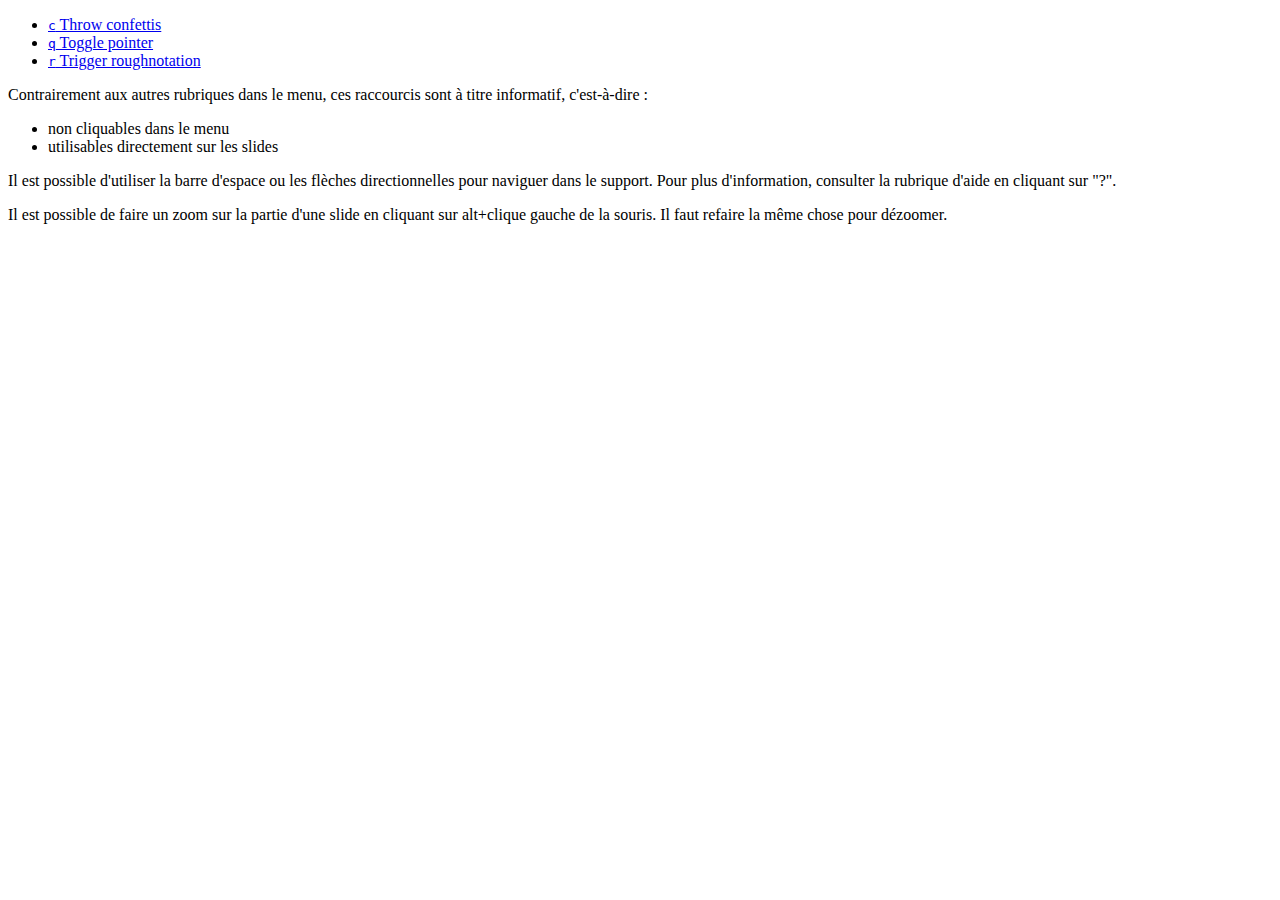
<file: presentation/modulesCompl/customMenu.html>
<!DOCTYPE html>

  <ul class="slide-menu-items defaultCursor">
    <li class="slide-tool-item" data-item="0"><a href="#"><kbd>c</kbd> Throw confettis</a></li>
    <li class="slide-tool-item" data-item="2"><a href="#"><kbd>q</kbd> Toggle pointer</a></li>
    <li class="slide-tool-item" data-item="1"><a href="#"><kbd>r</kbd> Trigger roughnotation</a></li>
  </ul>

<div class = "messageInfoMenu">
  <p>Contrairement aux autres rubriques dans le menu, ces raccourcis sont à titre informatif, c'est-à-dire :</p>
  <ul>
    <li>non cliquables dans le menu</li>
    <li>utilisables directement sur les slides</li>
  </ul>
</div>

<div class = "messageInfoMenu">
  <p>Il est possible d'utiliser la barre d'espace ou les flèches directionnelles pour naviguer dans le support. Pour plus d'information, consulter la rubrique d'aide en cliquant sur "?".</p>
  <p>Il est possible de faire un zoom sur la partie d'une slide en cliquant sur <span class="bold">alt+clique gauche</span> de la souris. Il faut refaire la même chose pour dézoomer.</p>
</div>
</file>
<file: travaux-pratiques/index_files/libs/quarto-html/tippy.css>
.tippy-box[data-animation=fade][data-state=hidden]{opacity:0}[data-tippy-root]{max-width:calc(100vw - 10px)}.tippy-box{position:relative;background-color:#333;color:#fff;border-radius:4px;font-size:14px;line-height:1.4;white-space:normal;outline:0;transition-property:transform,visibility,opacity}.tippy-box[data-placement^=top]>.tippy-arrow{bottom:0}.tippy-box[data-placement^=top]>.tippy-arrow:before{bottom:-7px;left:0;border-width:8px 8px 0;border-top-color:initial;transform-origin:center top}.tippy-box[data-placement^=bottom]>.tippy-arrow{top:0}.tippy-box[data-placement^=bottom]>.tippy-arrow:before{top:-7px;left:0;border-width:0 8px 8px;border-bottom-color:initial;transform-origin:center bottom}.tippy-box[data-placement^=left]>.tippy-arrow{right:0}.tippy-box[data-placement^=left]>.tippy-arrow:before{border-width:8px 0 8px 8px;border-left-color:initial;right:-7px;transform-origin:center left}.tippy-box[data-placement^=right]>.tippy-arrow{left:0}.tippy-box[data-placement^=right]>.tippy-arrow:before{left:-7px;border-width:8px 8px 8px 0;border-right-color:initial;transform-origin:center right}.tippy-box[data-inertia][data-state=visible]{transition-timing-function:cubic-bezier(.54,1.5,.38,1.11)}.tippy-arrow{width:16px;height:16px;color:#333}.tippy-arrow:before{content:"";position:absolute;border-color:transparent;border-style:solid}.tippy-content{position:relative;padding:5px 9px;z-index:1}
</file>
<file: travaux-pratiques/index_files/libs/quarto-html/quarto-syntax-highlighting.css>
/* quarto syntax highlight colors */
:root {
  --quarto-hl-ot-color: #003B4F;
  --quarto-hl-at-color: #657422;
  --quarto-hl-ss-color: #20794D;
  --quarto-hl-an-color: #5E5E5E;
  --quarto-hl-fu-color: #4758AB;
  --quarto-hl-st-color: #20794D;
  --quarto-hl-cf-color: #003B4F;
  --quarto-hl-op-color: #5E5E5E;
  --quarto-hl-er-color: #AD0000;
  --quarto-hl-bn-color: #AD0000;
  --quarto-hl-al-color: #AD0000;
  --quarto-hl-va-color: #111111;
  --quarto-hl-bu-color: inherit;
  --quarto-hl-ex-color: inherit;
  --quarto-hl-pp-color: #AD0000;
  --quarto-hl-in-color: #5E5E5E;
  --quarto-hl-vs-color: #20794D;
  --quarto-hl-wa-color: #5E5E5E;
  --quarto-hl-do-color: #5E5E5E;
  --quarto-hl-im-color: #00769E;
  --quarto-hl-ch-color: #20794D;
  --quarto-hl-dt-color: #AD0000;
  --quarto-hl-fl-color: #AD0000;
  --quarto-hl-co-color: #5E5E5E;
  --quarto-hl-cv-color: #5E5E5E;
  --quarto-hl-cn-color: #8f5902;
  --quarto-hl-sc-color: #5E5E5E;
  --quarto-hl-dv-color: #AD0000;
  --quarto-hl-kw-color: #003B4F;
}

/* other quarto variables */
:root {
  --quarto-font-monospace: SFMono-Regular, Menlo, Monaco, Consolas, "Liberation Mono", "Courier New", monospace;
}

pre > code.sourceCode > span {
  color: #003B4F;
}

code span {
  color: #003B4F;
}

code.sourceCode > span {
  color: #003B4F;
}

div.sourceCode,
div.sourceCode pre.sourceCode {
  color: #003B4F;
}

code span.ot {
  color: #003B4F;
  font-style: inherit;
}

code span.at {
  color: #657422;
  font-style: inherit;
}

code span.ss {
  color: #20794D;
  font-style: inherit;
}

code span.an {
  color: #5E5E5E;
  font-style: inherit;
}

code span.fu {
  color: #4758AB;
  font-style: inherit;
}

code span.st {
  color: #20794D;
  font-style: inherit;
}

code span.cf {
  color: #003B4F;
  font-style: inherit;
}

code span.op {
  color: #5E5E5E;
  font-style: inherit;
}

code span.er {
  color: #AD0000;
  font-style: inherit;
}

code span.bn {
  color: #AD0000;
  font-style: inherit;
}

code span.al {
  color: #AD0000;
  font-style: inherit;
}

code span.va {
  color: #111111;
  font-style: inherit;
}

code span.bu {
  font-style: inherit;
}

code span.ex {
  font-style: inherit;
}

code span.pp {
  color: #AD0000;
  font-style: inherit;
}

code span.in {
  color: #5E5E5E;
  font-style: inherit;
}

code span.vs {
  color: #20794D;
  font-style: inherit;
}

code span.wa {
  color: #5E5E5E;
  font-style: italic;
}

code span.do {
  color: #5E5E5E;
  font-style: italic;
}

code span.im {
  color: #00769E;
  font-style: inherit;
}

code span.ch {
  color: #20794D;
  font-style: inherit;
}

code span.dt {
  color: #AD0000;
  font-style: inherit;
}

code span.fl {
  color: #AD0000;
  font-style: inherit;
}

code span.co {
  color: #5E5E5E;
  font-style: inherit;
}

code span.cv {
  color: #5E5E5E;
  font-style: italic;
}

code span.cn {
  color: #8f5902;
  font-style: inherit;
}

code span.sc {
  color: #5E5E5E;
  font-style: inherit;
}

code span.dv {
  color: #AD0000;
  font-style: inherit;
}

code span.kw {
  color: #003B4F;
  font-style: inherit;
}

.prevent-inlining {
  content: "</";
}

/*# sourceMappingURL=debc5d5d77c3f9108843748ff7464032.css.map */
</file>
